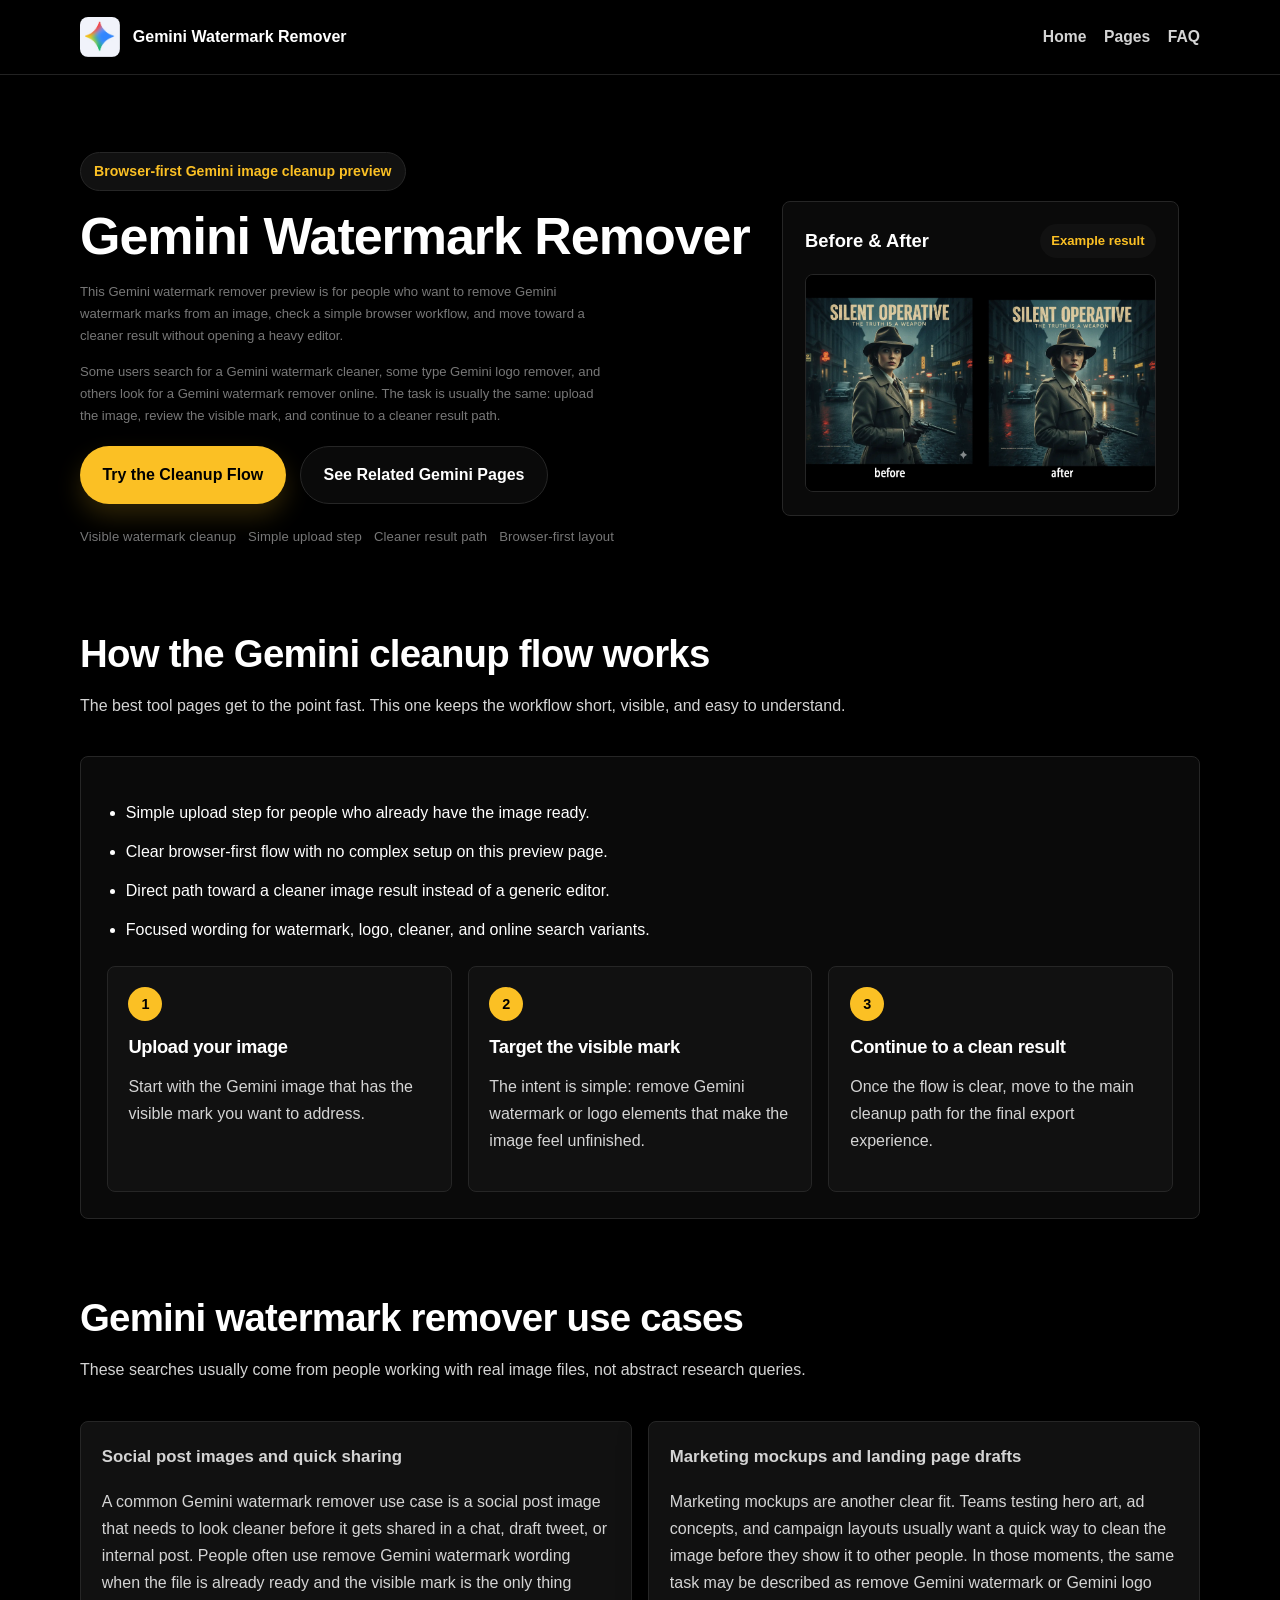
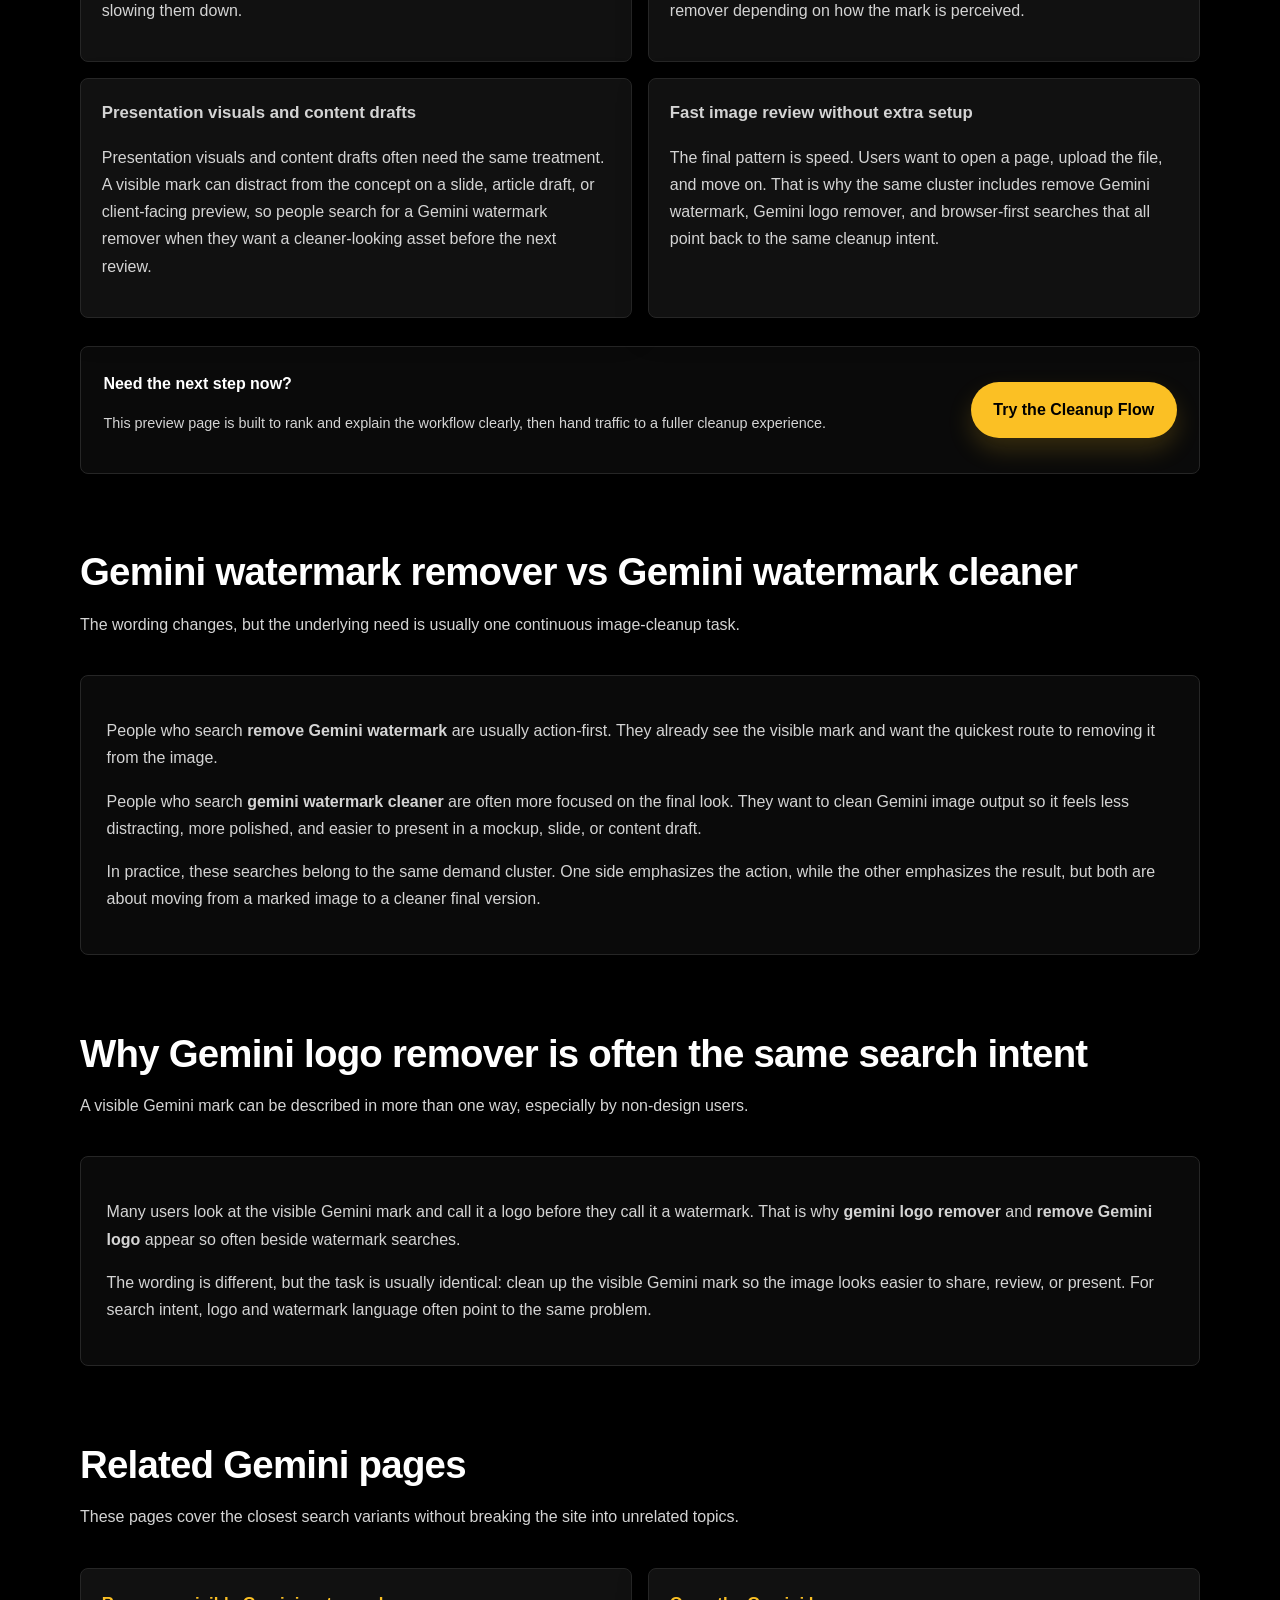
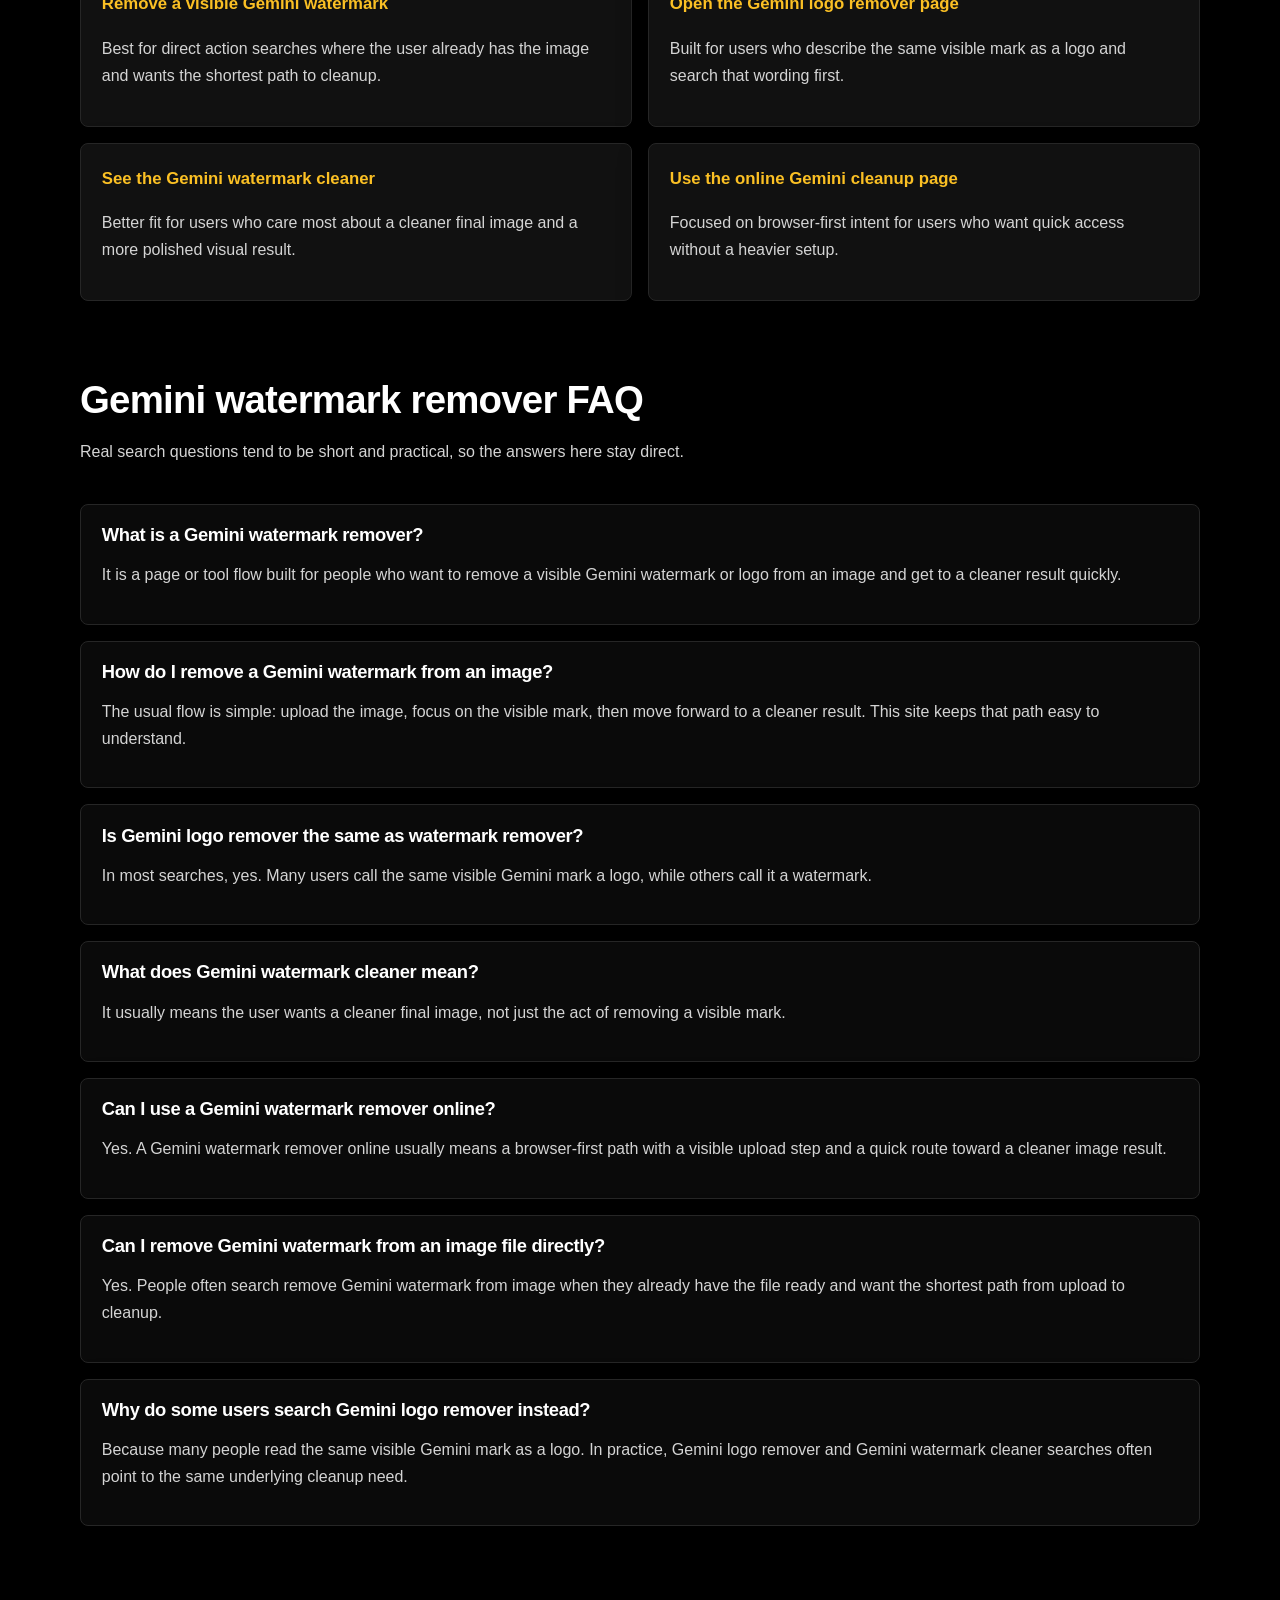
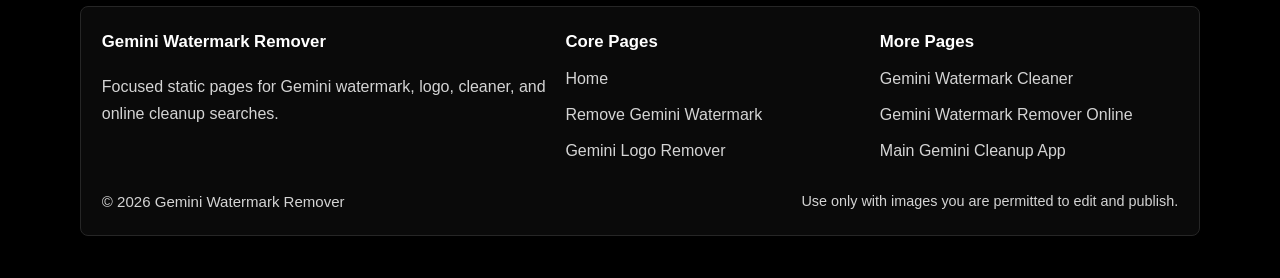
<file: index.html>
<!DOCTYPE html>
<html lang="en">
  <head>
    <meta charset="UTF-8" />
    <meta name="viewport" content="width=device-width, initial-scale=1.0" />
    <title>Gemini Watermark Remover | Remove Gemini Watermark Online</title>
    <meta
      name="description"
      content="Gemini watermark remover preview with a simple upload step, browser-first workflow, and a clear path to remove Gemini watermark from images online."
    />
    <link rel="canonical" href="https://gemini-watermarkremover.github.io/" />
    <meta name="robots" content="index,follow" />
    <meta property="og:type" content="website" />
    <meta property="og:title" content="Gemini Watermark Remover | Remove Gemini Watermark Online" />
    <meta
      property="og:description"
      content="Gemini watermark remover preview with a simple upload step, browser-first workflow, and a clear path to remove Gemini watermark from images online."
    />
    <meta property="og:url" content="https://gemini-watermarkremover.github.io/" />
    <meta name="twitter:card" content="summary_large_image" />
    <link rel="stylesheet" href="/styles.css" />
    <!-- Privacy-friendly analytics by Plausible -->
    <script async src="https://plausible.io/js/pa-hWTTC4PNjMF7g9UPN5gqH.js"></script>
    <script>
      window.plausible = window.plausible || function () { (plausible.q = plausible.q || []).push(arguments); };
      plausible.init = plausible.init || function (i) { plausible.o = i || {}; };
      plausible.init();
    </script>
  </head>
  <body>
    <header class="site-header">
      <div class="container header-inner">
        <a class="brand" href="/">
          <span class="brand-mark"><img src="/favicon.png" alt="Gemini Watermark Remover logo" /></span>
          <span>Gemini Watermark Remover</span>
        </a>
        <nav class="site-nav" aria-label="Primary">
          <a href="/">Home</a>
          <details class="menu-group">
            <summary>Pages</summary>
            <div class="menu-panel">
              <a href="/remove-gemini-watermark.html">Remove Gemini Watermark</a>
              <a href="/gemini-logo-remover.html">Gemini Logo Remover</a>
              <a href="/gemini-watermark-cleaner.html">Gemini Watermark Cleaner</a>
              <a href="/gemini-watermark-remover-online.html">Gemini Watermark Remover Online</a>
            </div>
          </details>
          <a href="#faq">FAQ</a>
        </nav>
      </div>
    </header>

    <main>
      <section class="hero">
        <div class="container hero-grid">
          <div class="hero-copy">
            <span class="eyebrow">Browser-first Gemini image cleanup preview</span>
            <h1>Gemini Watermark Remover</h1>
            <p class="hero-support-text">
              This Gemini watermark remover preview is for people who want to remove Gemini watermark marks from an image, check a simple browser workflow, and move toward a cleaner result without opening a heavy editor.
            </p>
            <p class="hero-support-text">
              Some users search for a Gemini watermark cleaner, some type Gemini logo remover, and others look for a Gemini watermark remover online. The task is usually the same: upload the image, review the visible mark, and continue to a cleaner result path.
            </p>
            <div class="hero-actions">
              <a class="button" href="https://www.aicovea.com/gemini-watermark-remover" target="_blank" rel="noopener">Try the Cleanup Flow</a>
              <a class="button-secondary" href="#related-pages">See Related Gemini Pages</a>
            </div>
            <ul class="hero-proof">
              <li>Visible watermark cleanup</li>
              <li>Simple upload step</li>
              <li>Cleaner result path</li>
              <li>Browser-first layout</li>
            </ul>
          </div>

          <aside class="tool-card" aria-label="Before and after Gemini watermark cleanup example">
            <div class="tool-card-top">
              <p class="tool-title">Before &amp; After</p>
              <span class="tool-badge">Example result</span>
            </div>
            <figure class="hero-banner">
              <img src="/assets/before-after.webp" alt="Before and after example showing a Gemini watermark cleanup result" />
            </figure>
          </aside>
        </div>
      </section>

      <section>
        <div class="container">
          <div class="section-head">
            <div>
              <h2>How the Gemini cleanup flow works</h2>
              <p class="section-intro">
                The best tool pages get to the point fast. This one keeps the workflow short, visible, and easy to understand.
              </p>
            </div>
          </div>
          <div class="section-card">
            <ul class="benefit-list">
              <li>Simple upload step for people who already have the image ready.</li>
              <li>Clear browser-first flow with no complex setup on this preview page.</li>
              <li>Direct path toward a cleaner image result instead of a generic editor.</li>
              <li>Focused wording for watermark, logo, cleaner, and online search variants.</li>
            </ul>
            <div class="steps-grid">
              <article class="step">
                <span class="step-number">1</span>
                <h3>Upload your image</h3>
                <p>
                  Start with the Gemini image that has the visible mark you want to address.
                </p>
              </article>
              <article class="step">
                <span class="step-number">2</span>
                <h3>Target the visible mark</h3>
                <p>
                  The intent is simple: remove Gemini watermark or logo elements that make the image feel unfinished.
                </p>
              </article>
              <article class="step">
                <span class="step-number">3</span>
                <h3>Continue to a clean result</h3>
                <p>
                  Once the flow is clear, move to the main cleanup path for the final export experience.
                </p>
              </article>
            </div>
          </div>
        </div>
      </section>

      <section>
        <div class="container">
          <div class="section-head">
            <div>
              <h2>Gemini watermark remover use cases</h2>
              <p class="section-intro">
                These searches usually come from people working with real image files, not abstract research queries.
              </p>
            </div>
          </div>
          <div class="case-grid">
            <article class="case-card">
              <p class="card-title">Social post images and quick sharing</p>
              <p>
                A common Gemini watermark remover use case is a social post image that needs to look cleaner before it gets shared in a chat, draft tweet, or internal post. People often use remove Gemini watermark wording when the file is already ready and the visible mark is the only thing slowing them down.
              </p>
            </article>
            <article class="case-card">
              <p class="card-title">Marketing mockups and landing page drafts</p>
              <p>
                Marketing mockups are another clear fit. Teams testing hero art, ad concepts, and campaign layouts usually want a quick way to clean the image before they show it to other people. In those moments, the same task may be described as remove Gemini watermark or Gemini logo remover depending on how the mark is perceived.
              </p>
            </article>
            <article class="case-card">
              <p class="card-title">Presentation visuals and content drafts</p>
              <p>
                Presentation visuals and content drafts often need the same treatment. A visible mark can distract from the concept on a slide, article draft, or client-facing preview, so people search for a Gemini watermark remover when they want a cleaner-looking asset before the next review.
              </p>
            </article>
            <article class="case-card">
              <p class="card-title">Fast image review without extra setup</p>
              <p>
                The final pattern is speed. Users want to open a page, upload the file, and move on. That is why the same cluster includes remove Gemini watermark, Gemini logo remover, and browser-first searches that all point back to the same cleanup intent.
              </p>
            </article>
          </div>
          <div class="cta-strip">
            <div>
              <strong>Need the next step now?</strong>
              <p class="fine-print">This preview page is built to rank and explain the workflow clearly, then hand traffic to a fuller cleanup experience.</p>
            </div>
            <a class="button" href="https://www.aicovea.com/gemini-watermark-remover" target="_blank" rel="noopener">Try the Cleanup Flow</a>
          </div>
        </div>
      </section>

      <section id="related-pages">
        <div class="container">
          <div class="section-head">
            <div>
              <h2>Gemini watermark remover vs Gemini watermark cleaner</h2>
              <p class="section-intro">
                The wording changes, but the underlying need is usually one continuous image-cleanup task.
              </p>
            </div>
          </div>
          <div class="section-card text-block">
            <p>
              People who search <strong>remove Gemini watermark</strong> are usually action-first. They already see the visible mark and want the quickest route to removing it from the image.
            </p>
            <p>
              People who search <strong>gemini watermark cleaner</strong> are often more focused on the final look. They want to clean Gemini image output so it feels less distracting, more polished, and easier to present in a mockup, slide, or content draft.
            </p>
            <p>
              In practice, these searches belong to the same demand cluster. One side emphasizes the action, while the other emphasizes the result, but both are about moving from a marked image to a cleaner final version.
            </p>
          </div>
        </div>
      </section>

      <section>
        <div class="container">
          <div class="section-head">
            <div>
              <h2>Why Gemini logo remover is often the same search intent</h2>
              <p class="section-intro">
                A visible Gemini mark can be described in more than one way, especially by non-design users.
              </p>
            </div>
          </div>
          <div class="section-card text-block">
            <p>
              Many users look at the visible Gemini mark and call it a logo before they call it a watermark. That is why <strong>gemini logo remover</strong> and <strong>remove Gemini logo</strong> appear so often beside watermark searches.
            </p>
            <p>
              The wording is different, but the task is usually identical: clean up the visible Gemini mark so the image looks easier to share, review, or present. For search intent, logo and watermark language often point to the same problem.
            </p>
          </div>
        </div>
      </section>

      <section id="related-pages">
        <div class="container">
          <div class="section-head">
            <div>
              <h2>Related Gemini pages</h2>
              <p class="section-intro">
                These pages cover the closest search variants without breaking the site into unrelated topics.
              </p>
            </div>
          </div>
          <div class="link-grid">
            <article class="mini-card">
              <p class="card-title"><a href="/remove-gemini-watermark.html">Remove a visible Gemini watermark</a></p>
              <p>
                Best for direct action searches where the user already has the image and wants the shortest path to cleanup.
              </p>
            </article>
            <article class="mini-card">
              <p class="card-title"><a href="/gemini-logo-remover.html">Open the Gemini logo remover page</a></p>
              <p>
                Built for users who describe the same visible mark as a logo and search that wording first.
              </p>
            </article>
            <article class="mini-card">
              <p class="card-title"><a href="/gemini-watermark-cleaner.html">See the Gemini watermark cleaner</a></p>
              <p>
                Better fit for users who care most about a cleaner final image and a more polished visual result.
              </p>
            </article>
            <article class="mini-card">
              <p class="card-title"><a href="/gemini-watermark-remover-online.html">Use the online Gemini cleanup page</a></p>
              <p>
                Focused on browser-first intent for users who want quick access without a heavier setup.
              </p>
            </article>
          </div>
        </div>
      </section>

      <section id="faq">
        <div class="container">
          <div class="section-head">
            <div>
              <h2>Gemini watermark remover FAQ</h2>
              <p class="section-intro">
                Real search questions tend to be short and practical, so the answers here stay direct.
              </p>
            </div>
          </div>
          <div class="faq-grid">
            <article class="faq-item">
              <h3>What is a Gemini watermark remover?</h3>
              <p>
                It is a page or tool flow built for people who want to remove a visible Gemini watermark or logo from an image and get to a cleaner result quickly.
              </p>
            </article>
            <article class="faq-item">
              <h3>How do I remove a Gemini watermark from an image?</h3>
              <p>
                The usual flow is simple: upload the image, focus on the visible mark, then move forward to a cleaner result. This site keeps that path easy to understand.
              </p>
            </article>
            <article class="faq-item">
              <h3>Is Gemini logo remover the same as watermark remover?</h3>
              <p>
                In most searches, yes. Many users call the same visible Gemini mark a logo, while others call it a watermark.
              </p>
            </article>
            <article class="faq-item">
              <h3>What does Gemini watermark cleaner mean?</h3>
              <p>
                It usually means the user wants a cleaner final image, not just the act of removing a visible mark.
              </p>
            </article>
            <article class="faq-item">
              <h3>Can I use a Gemini watermark remover online?</h3>
              <p>
                Yes. A Gemini watermark remover online usually means a browser-first path with a visible upload step and a quick route toward a cleaner image result.
              </p>
            </article>
            <article class="faq-item">
              <h3>Can I remove Gemini watermark from an image file directly?</h3>
              <p>
                Yes. People often search remove Gemini watermark from image when they already have the file ready and want the shortest path from upload to cleanup.
              </p>
            </article>
            <article class="faq-item">
              <h3>Why do some users search Gemini logo remover instead?</h3>
              <p>
                Because many people read the same visible Gemini mark as a logo. In practice, Gemini logo remover and Gemini watermark cleaner searches often point to the same underlying cleanup need.
              </p>
            </article>
          </div>
        </div>
      </section>
    </main>

    <footer class="footer">
      <div class="container">
        <div class="footer-grid">
          <div class="footer-columns">
            <div>
              <p class="footer-title">Gemini Watermark Remover</p>
              <p class="footer-copy">
                Focused static pages for Gemini watermark, logo, cleaner, and online cleanup searches.
              </p>
            </div>
            <div>
              <p class="footer-title">Core Pages</p>
              <a href="/">Home</a>
              <a href="/remove-gemini-watermark.html">Remove Gemini Watermark</a>
              <a href="/gemini-logo-remover.html">Gemini Logo Remover</a>
            </div>
            <div>
              <p class="footer-title">More Pages</p>
              <a href="/gemini-watermark-cleaner.html">Gemini Watermark Cleaner</a>
              <a href="/gemini-watermark-remover-online.html">Gemini Watermark Remover Online</a>
              <a href="https://www.aicovea.com/gemini-watermark-remover" target="_blank" rel="noopener">Main Gemini Cleanup App</a>
            </div>
          </div>
          <div class="footer-bottom">
            <span>&copy; <span data-current-year></span> Gemini Watermark Remover</span>
            <span class="fine-print">Use only with images you are permitted to edit and publish.</span>
          </div>
        </div>
      </div>
    </footer>

    <script type="application/ld+json">
      {
        "@context": "https://schema.org",
        "@graph": [
          {
            "@type": "WebSite",
            "name": "Gemini Watermark Remover",
            "url": "https://gemini-watermarkremover.github.io/"
          },
          {
            "@type": "FAQPage",
            "mainEntity": [
              {
                "@type": "Question",
                "name": "What is a Gemini watermark remover?",
                "acceptedAnswer": {
                  "@type": "Answer",
                  "text": "It is a page or tool flow built for people who want to remove a visible Gemini watermark or logo from an image and move toward a cleaner result."
                }
              },
              {
                "@type": "Question",
                "name": "How do I remove a Gemini watermark from an image?",
                "acceptedAnswer": {
                  "@type": "Answer",
                  "text": "The usual flow is to upload the image, focus on the visible mark, and continue to a cleaner result."
                }
              },
              {
                "@type": "Question",
                "name": "Is Gemini logo remover the same as watermark remover?",
                "acceptedAnswer": {
                  "@type": "Answer",
                  "text": "In most searches, yes. Many users describe the same visible Gemini mark as either a logo or a watermark."
                }
              },
              {
                "@type": "Question",
                "name": "What does Gemini watermark cleaner mean?",
                "acceptedAnswer": {
                  "@type": "Answer",
                  "text": "It usually means the user wants a cleaner final image, not only the act of removing a visible mark."
                }
              },
              {
                "@type": "Question",
                "name": "Can I use a Gemini watermark remover online?",
                "acceptedAnswer": {
                  "@type": "Answer",
                  "text": "Yes. A Gemini watermark remover online usually means a browser-first path with a visible upload step and a quick route toward a cleaner image result."
                }
              },
              {
                "@type": "Question",
                "name": "Can I remove Gemini watermark from an image file directly?",
                "acceptedAnswer": {
                  "@type": "Answer",
                  "text": "Yes. People often search remove Gemini watermark from image when they already have the file ready and want the shortest path from upload to cleanup."
                }
              },
              {
                "@type": "Question",
                "name": "Why do some users search Gemini logo remover instead?",
                "acceptedAnswer": {
                  "@type": "Answer",
                  "text": "Because many people read the same visible Gemini mark as a logo. In practice, Gemini logo remover and Gemini watermark cleaner searches often point to the same cleanup need."
                }
              }
            ]
          }
        ]
      }
    </script>
    <script src="/script.js"></script>
  </body>
</html>
</file>
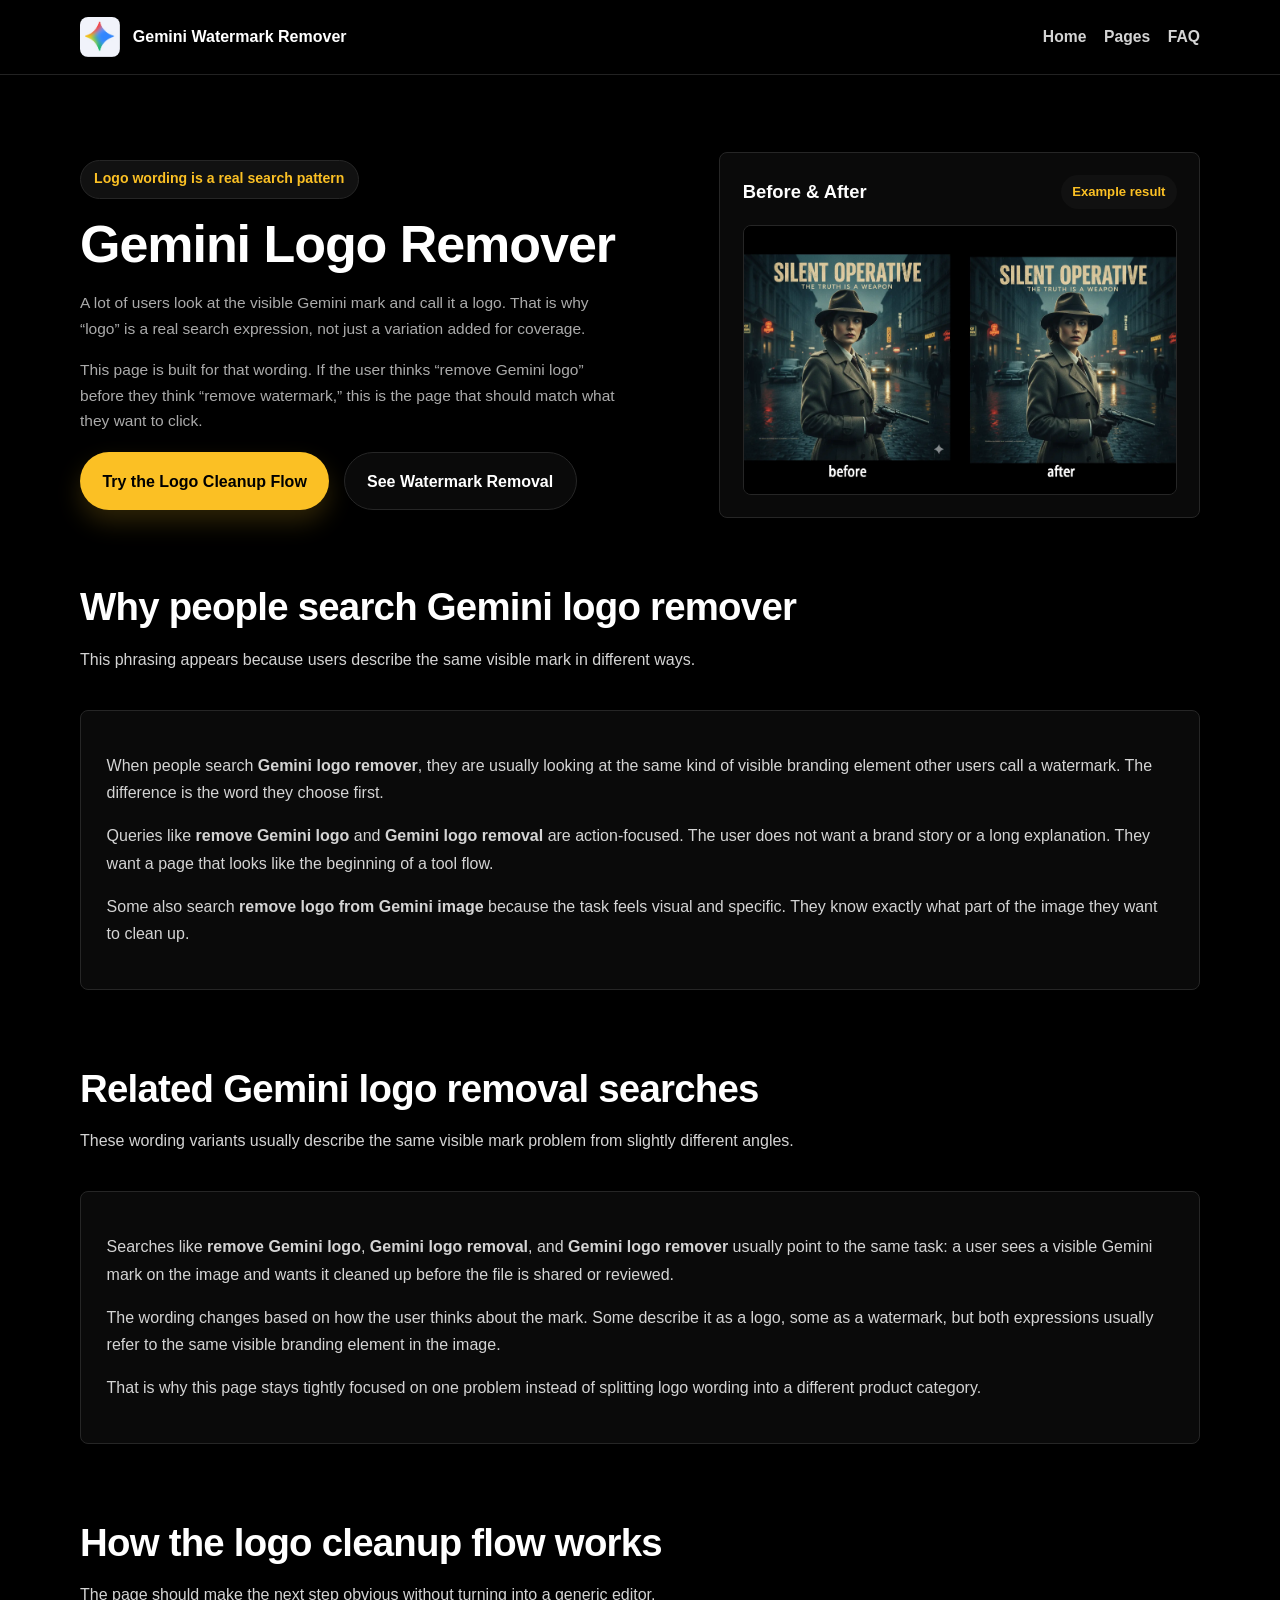
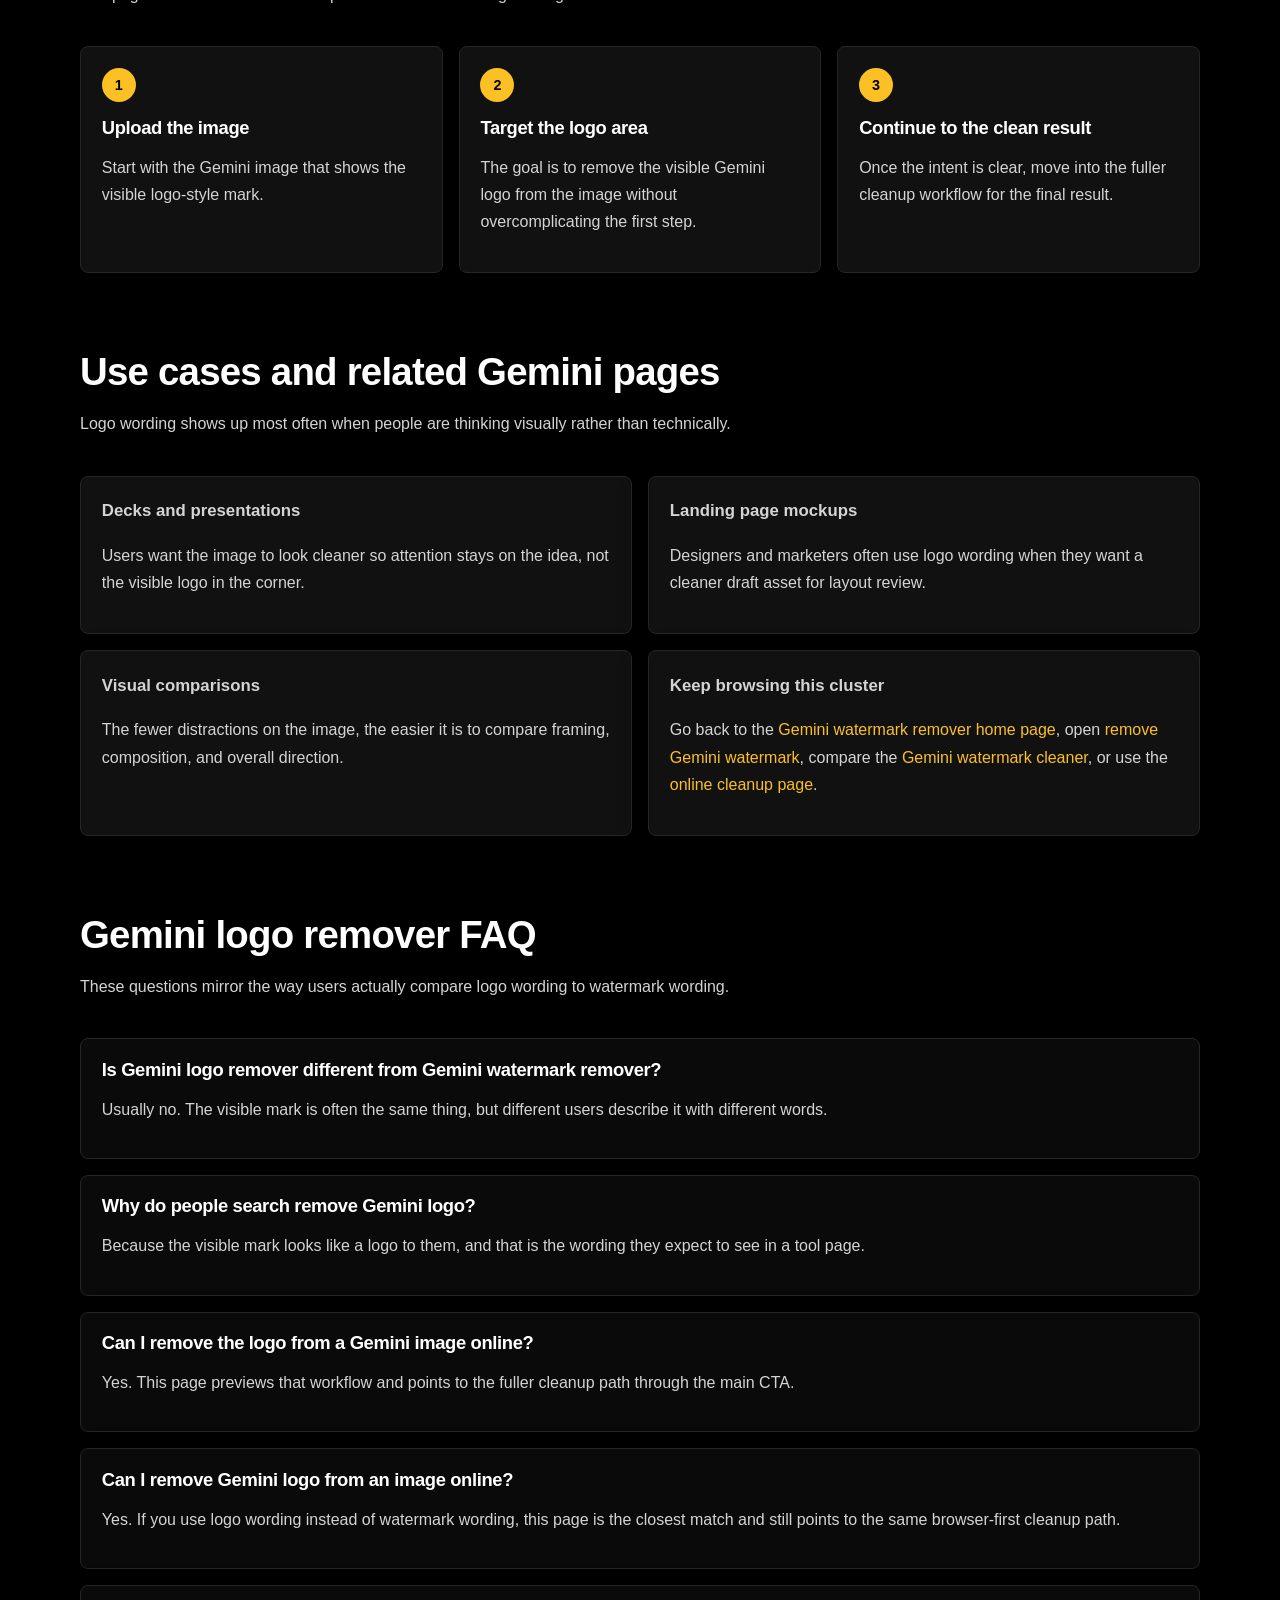
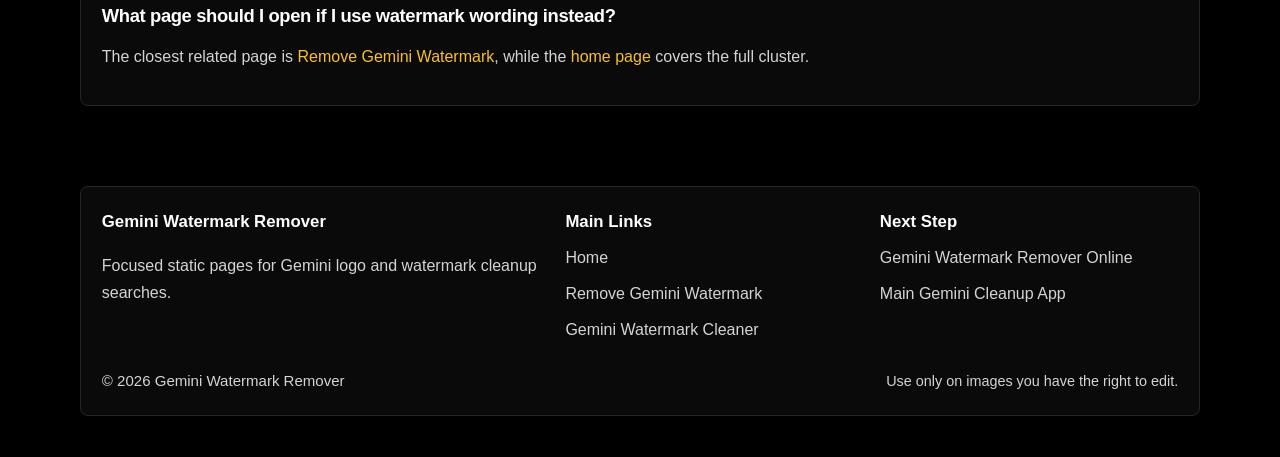
<file: gemini-logo-remover.html>
<!DOCTYPE html>
<html lang="en">
  <head>
    <meta charset="UTF-8" />
    <meta name="viewport" content="width=device-width, initial-scale=1.0" />
    <title>Gemini Logo Remover | Remove Gemini Logo Online</title>
    <meta
      name="description"
      content="Gemini logo remover page for users who call the visible mark a logo, with a simple upload preview and a clear path to cleaner image results online."
    />
    <link rel="canonical" href="https://gemini-watermarkremover.github.io/gemini-logo-remover.html" />
    <meta name="robots" content="index,follow" />
    <meta property="og:type" content="article" />
    <meta property="og:title" content="Gemini Logo Remover | Remove Gemini Logo Online" />
    <meta
      property="og:description"
      content="Gemini logo remover page for users who call the visible mark a logo, with a simple upload preview and a clear path to cleaner image results online."
    />
    <meta property="og:url" content="https://gemini-watermarkremover.github.io/gemini-logo-remover.html" />
    <meta name="twitter:card" content="summary_large_image" />
    <link rel="stylesheet" href="/styles.css" />
    <!-- Privacy-friendly analytics by Plausible -->
    <script async src="https://plausible.io/js/pa-hWTTC4PNjMF7g9UPN5gqH.js"></script>
    <script>
      window.plausible = window.plausible || function () { (plausible.q = plausible.q || []).push(arguments); };
      plausible.init = plausible.init || function (i) { plausible.o = i || {}; };
      plausible.init();
    </script>
  </head>
  <body>
    <header class="site-header">
      <div class="container header-inner">
        <a class="brand" href="/">
          <span class="brand-mark"><img src="/favicon.png" alt="Gemini Watermark Remover logo" /></span>
          <span>Gemini Watermark Remover</span>
        </a>
        <nav class="site-nav" aria-label="Primary">
          <a href="/">Home</a>
          <details class="menu-group">
            <summary>Pages</summary>
            <div class="menu-panel">
              <a href="/remove-gemini-watermark.html">Remove Gemini Watermark</a>
              <a href="/gemini-logo-remover.html">Gemini Logo Remover</a>
              <a href="/gemini-watermark-cleaner.html">Gemini Watermark Cleaner</a>
              <a href="/gemini-watermark-remover-online.html">Gemini Watermark Remover Online</a>
            </div>
          </details>
          <a href="#faq">FAQ</a>
        </nav>
      </div>
    </header>

    <main>
      <section class="hero">
        <div class="container hero-grid">
          <div class="hero-copy">
            <span class="eyebrow">Logo wording is a real search pattern</span>
            <h1>Gemini Logo Remover</h1>
            <p>
              A lot of users look at the visible Gemini mark and call it a logo. That is why “logo” is a real search expression, not just a variation added for coverage.
            </p>
            <p>
              This page is built for that wording. If the user thinks “remove Gemini logo” before they think “remove watermark,” this is the page that should match what they want to click.
            </p>
            <div class="hero-actions">
              <a class="button" href="https://www.aicovea.com/gemini-watermark-remover" target="_blank" rel="noopener">Try the Logo Cleanup Flow</a>
              <a class="button-secondary" href="/remove-gemini-watermark.html">See Watermark Removal</a>
            </div>
          </div>

          <aside class="tool-card" aria-label="Before and after Gemini watermark cleanup example">
            <div class="tool-card-top">
              <p class="tool-title">Before &amp; After</p>
              <span class="tool-badge">Example result</span>
            </div>
            <figure class="hero-banner">
              <img src="/assets/before-after.webp" alt="Before and after example showing a Gemini watermark cleanup result" />
            </figure>
          </aside>
        </div>
      </section>

      <section>
        <div class="container">
          <div class="section-head">
            <div>
              <h2>Why people search Gemini logo remover</h2>
              <p class="section-intro">
                This phrasing appears because users describe the same visible mark in different ways.
              </p>
            </div>
          </div>
          <div class="section-card text-block">
            <p>
              When people search <strong>Gemini logo remover</strong>, they are usually looking at the same kind of visible branding element other users call a watermark. The difference is the word they choose first.
            </p>
            <p>
              Queries like <strong>remove Gemini logo</strong> and <strong>Gemini logo removal</strong> are action-focused. The user does not want a brand story or a long explanation. They want a page that looks like the beginning of a tool flow.
            </p>
            <p>
              Some also search <strong>remove logo from Gemini image</strong> because the task feels visual and specific. They know exactly what part of the image they want to clean up.
            </p>
          </div>
        </div>
      </section>

      <section>
        <div class="container">
          <div class="section-head">
            <div>
              <h2>Related Gemini logo removal searches</h2>
              <p class="section-intro">
                These wording variants usually describe the same visible mark problem from slightly different angles.
              </p>
            </div>
          </div>
          <div class="section-card text-block">
            <p>
              Searches like <strong>remove Gemini logo</strong>, <strong>Gemini logo removal</strong>, and <strong>Gemini logo remover</strong> usually point to the same task: a user sees a visible Gemini mark on the image and wants it cleaned up before the file is shared or reviewed.
            </p>
            <p>
              The wording changes based on how the user thinks about the mark. Some describe it as a logo, some as a watermark, but both expressions usually refer to the same visible branding element in the image.
            </p>
            <p>
              That is why this page stays tightly focused on one problem instead of splitting logo wording into a different product category.
            </p>
          </div>
        </div>
      </section>

      <section>
        <div class="container">
          <div class="section-head">
            <div>
              <h2>How the logo cleanup flow works</h2>
              <p class="section-intro">
                The page should make the next step obvious without turning into a generic editor.
              </p>
            </div>
          </div>
          <div class="steps-grid">
            <article class="step">
              <span class="step-number">1</span>
              <h3>Upload the image</h3>
              <p>
                Start with the Gemini image that shows the visible logo-style mark.
              </p>
            </article>
            <article class="step">
              <span class="step-number">2</span>
              <h3>Target the logo area</h3>
              <p>
                The goal is to remove the visible Gemini logo from the image without overcomplicating the first step.
              </p>
            </article>
            <article class="step">
              <span class="step-number">3</span>
              <h3>Continue to the clean result</h3>
              <p>
                Once the intent is clear, move into the fuller cleanup workflow for the final result.
              </p>
            </article>
          </div>
        </div>
      </section>

      <section>
        <div class="container">
          <div class="section-head">
            <div>
              <h2>Use cases and related Gemini pages</h2>
              <p class="section-intro">
                Logo wording shows up most often when people are thinking visually rather than technically.
              </p>
            </div>
          </div>
          <div class="case-grid">
            <article class="case-card">
              <p class="card-title">Decks and presentations</p>
              <p>
                Users want the image to look cleaner so attention stays on the idea, not the visible logo in the corner.
              </p>
            </article>
            <article class="case-card">
              <p class="card-title">Landing page mockups</p>
              <p>
                Designers and marketers often use logo wording when they want a cleaner draft asset for layout review.
              </p>
            </article>
            <article class="case-card">
              <p class="card-title">Visual comparisons</p>
              <p>
                The fewer distractions on the image, the easier it is to compare framing, composition, and overall direction.
              </p>
            </article>
            <article class="case-card">
              <p class="card-title">Keep browsing this cluster</p>
              <p>
                Go back to the <a href="/">Gemini watermark remover home page</a>, open <a href="/remove-gemini-watermark.html">remove Gemini watermark</a>, compare the <a href="/gemini-watermark-cleaner.html">Gemini watermark cleaner</a>, or use the <a href="/gemini-watermark-remover-online.html">online cleanup page</a>.
              </p>
            </article>
          </div>
        </div>
      </section>

      <section id="faq">
        <div class="container">
          <div class="section-head">
            <div>
              <h2>Gemini logo remover FAQ</h2>
              <p class="section-intro">
                These questions mirror the way users actually compare logo wording to watermark wording.
              </p>
            </div>
          </div>
          <div class="faq-grid">
            <article class="faq-item">
              <h3>Is Gemini logo remover different from Gemini watermark remover?</h3>
              <p>
                Usually no. The visible mark is often the same thing, but different users describe it with different words.
              </p>
            </article>
            <article class="faq-item">
              <h3>Why do people search remove Gemini logo?</h3>
              <p>
                Because the visible mark looks like a logo to them, and that is the wording they expect to see in a tool page.
              </p>
            </article>
            <article class="faq-item">
              <h3>Can I remove the logo from a Gemini image online?</h3>
              <p>
                Yes. This page previews that workflow and points to the fuller cleanup path through the main CTA.
              </p>
            </article>
            <article class="faq-item">
              <h3>Can I remove Gemini logo from an image online?</h3>
              <p>
                Yes. If you use logo wording instead of watermark wording, this page is the closest match and still points to the same browser-first cleanup path.
              </p>
            </article>
            <article class="faq-item">
              <h3>What page should I open if I use watermark wording instead?</h3>
              <p>
                The closest related page is <a href="/remove-gemini-watermark.html">Remove Gemini Watermark</a>, while the <a href="/">home page</a> covers the full cluster.
              </p>
            </article>
          </div>
        </div>
      </section>
    </main>

    <footer class="footer">
      <div class="container">
        <div class="footer-grid">
          <div class="footer-columns">
            <div>
              <p class="footer-title">Gemini Watermark Remover</p>
              <p class="footer-copy">
                Focused static pages for Gemini logo and watermark cleanup searches.
              </p>
            </div>
            <div>
              <p class="footer-title">Main Links</p>
              <a href="/">Home</a>
              <a href="/remove-gemini-watermark.html">Remove Gemini Watermark</a>
              <a href="/gemini-watermark-cleaner.html">Gemini Watermark Cleaner</a>
            </div>
            <div>
              <p class="footer-title">Next Step</p>
              <a href="/gemini-watermark-remover-online.html">Gemini Watermark Remover Online</a>
              <a href="https://www.aicovea.com/gemini-watermark-remover" target="_blank" rel="noopener">Main Gemini Cleanup App</a>
            </div>
          </div>
          <div class="footer-bottom">
            <span>&copy; <span data-current-year></span> Gemini Watermark Remover</span>
            <span class="fine-print">Use only on images you have the right to edit.</span>
          </div>
        </div>
      </div>
    </footer>

    <script type="application/ld+json">
      {
        "@context": "https://schema.org",
        "@graph": [
          {
            "@type": "WebPage",
            "name": "Gemini Logo Remover",
            "url": "https://gemini-watermarkremover.github.io/gemini-logo-remover.html"
          },
          {
            "@type": "FAQPage",
            "mainEntity": [
              {
                "@type": "Question",
                "name": "Is Gemini logo remover different from Gemini watermark remover?",
                "acceptedAnswer": {
                  "@type": "Answer",
                  "text": "Usually no. The visible mark is often the same thing, but different users describe it with different words."
                }
              },
              {
                "@type": "Question",
                "name": "Why do people search remove Gemini logo?",
                "acceptedAnswer": {
                  "@type": "Answer",
                  "text": "Because the visible mark looks like a logo to them, and that is the wording they expect to see in a tool page."
                }
              },
              {
                "@type": "Question",
                "name": "Can I remove the logo from a Gemini image online?",
                "acceptedAnswer": {
                  "@type": "Answer",
                  "text": "Yes. This page previews that workflow and points to the fuller cleanup path through the main CTA."
                }
              },
              {
                "@type": "Question",
                "name": "Can I remove Gemini logo from an image online?",
                "acceptedAnswer": {
                  "@type": "Answer",
                  "text": "Yes. If you use logo wording instead of watermark wording, this page is the closest match and still points to the same browser-first cleanup path."
                }
              },
              {
                "@type": "Question",
                "name": "What page should I open if I use watermark wording instead?",
                "acceptedAnswer": {
                  "@type": "Answer",
                  "text": "The closest related page is Remove Gemini Watermark, while the home page covers the full topic cluster."
                }
              }
            ]
          }
        ]
      }
    </script>
    <script src="/script.js"></script>
  </body>
</html>
</file>
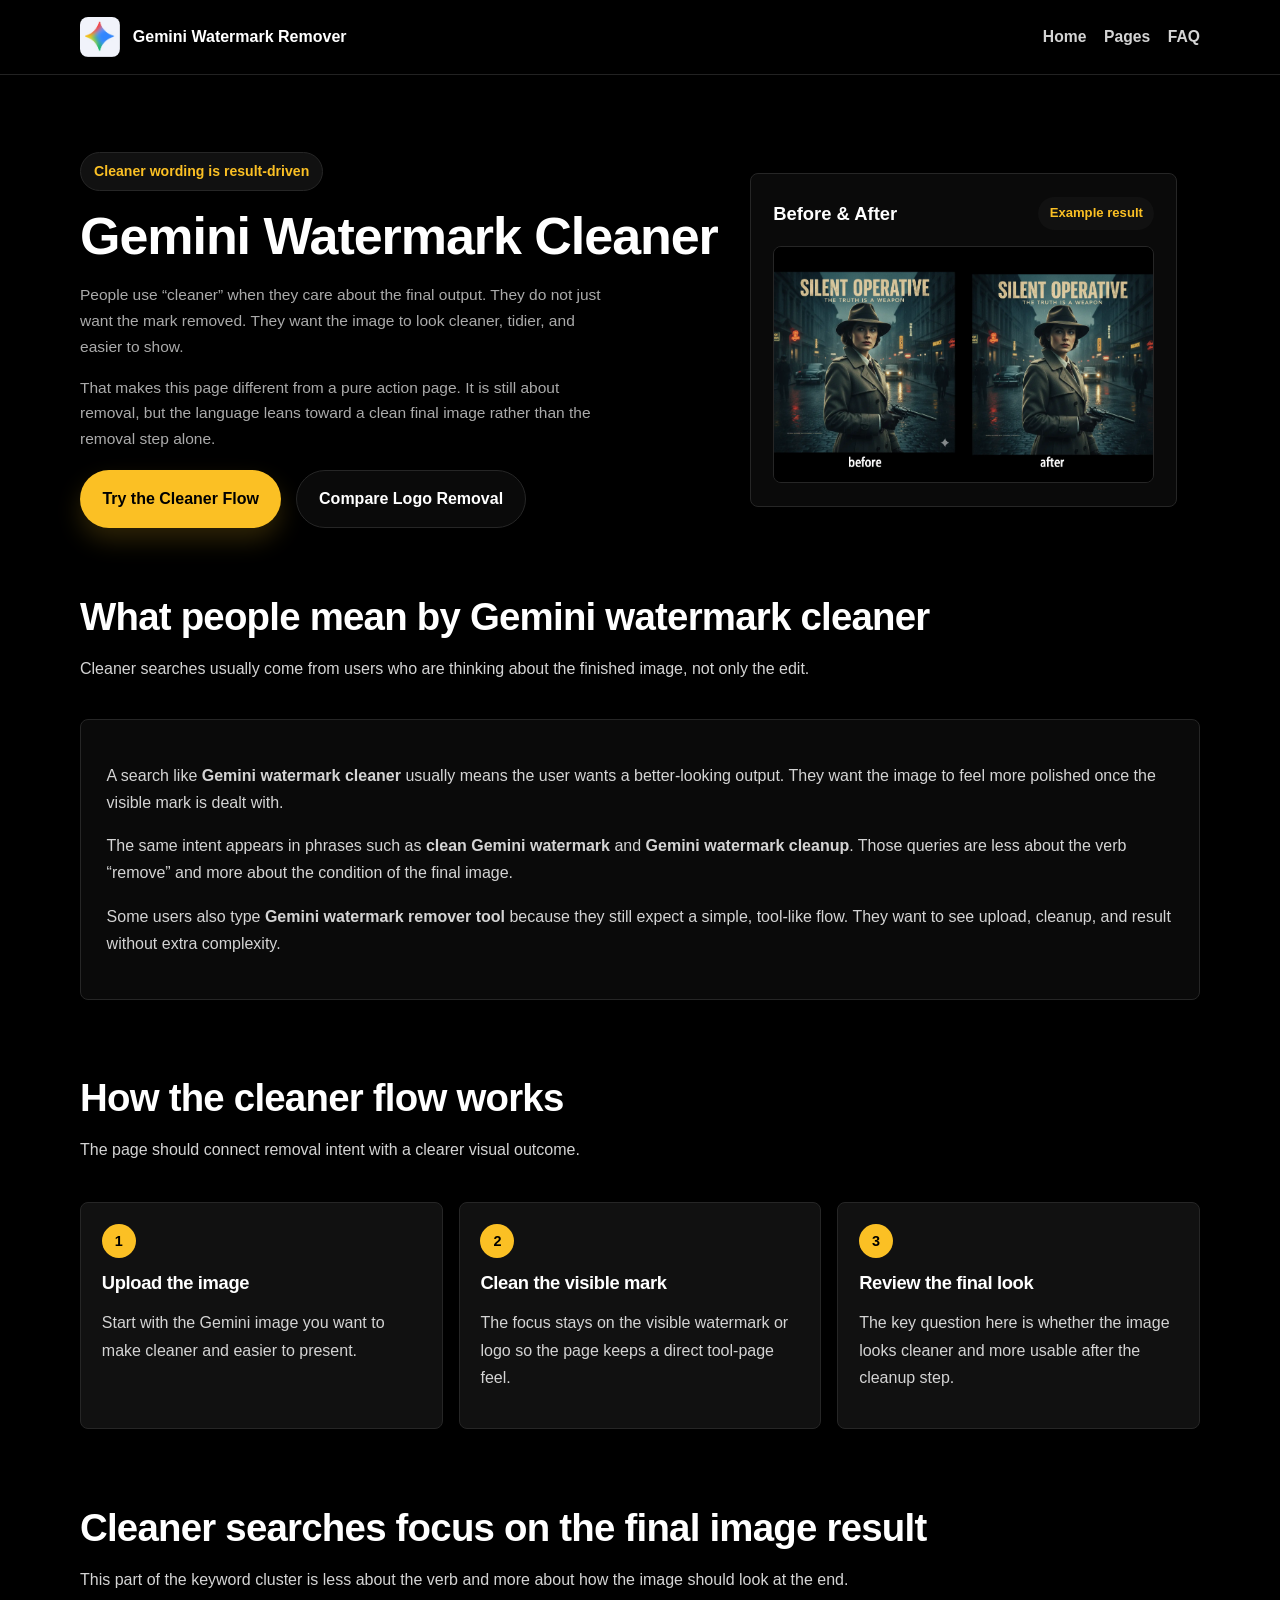
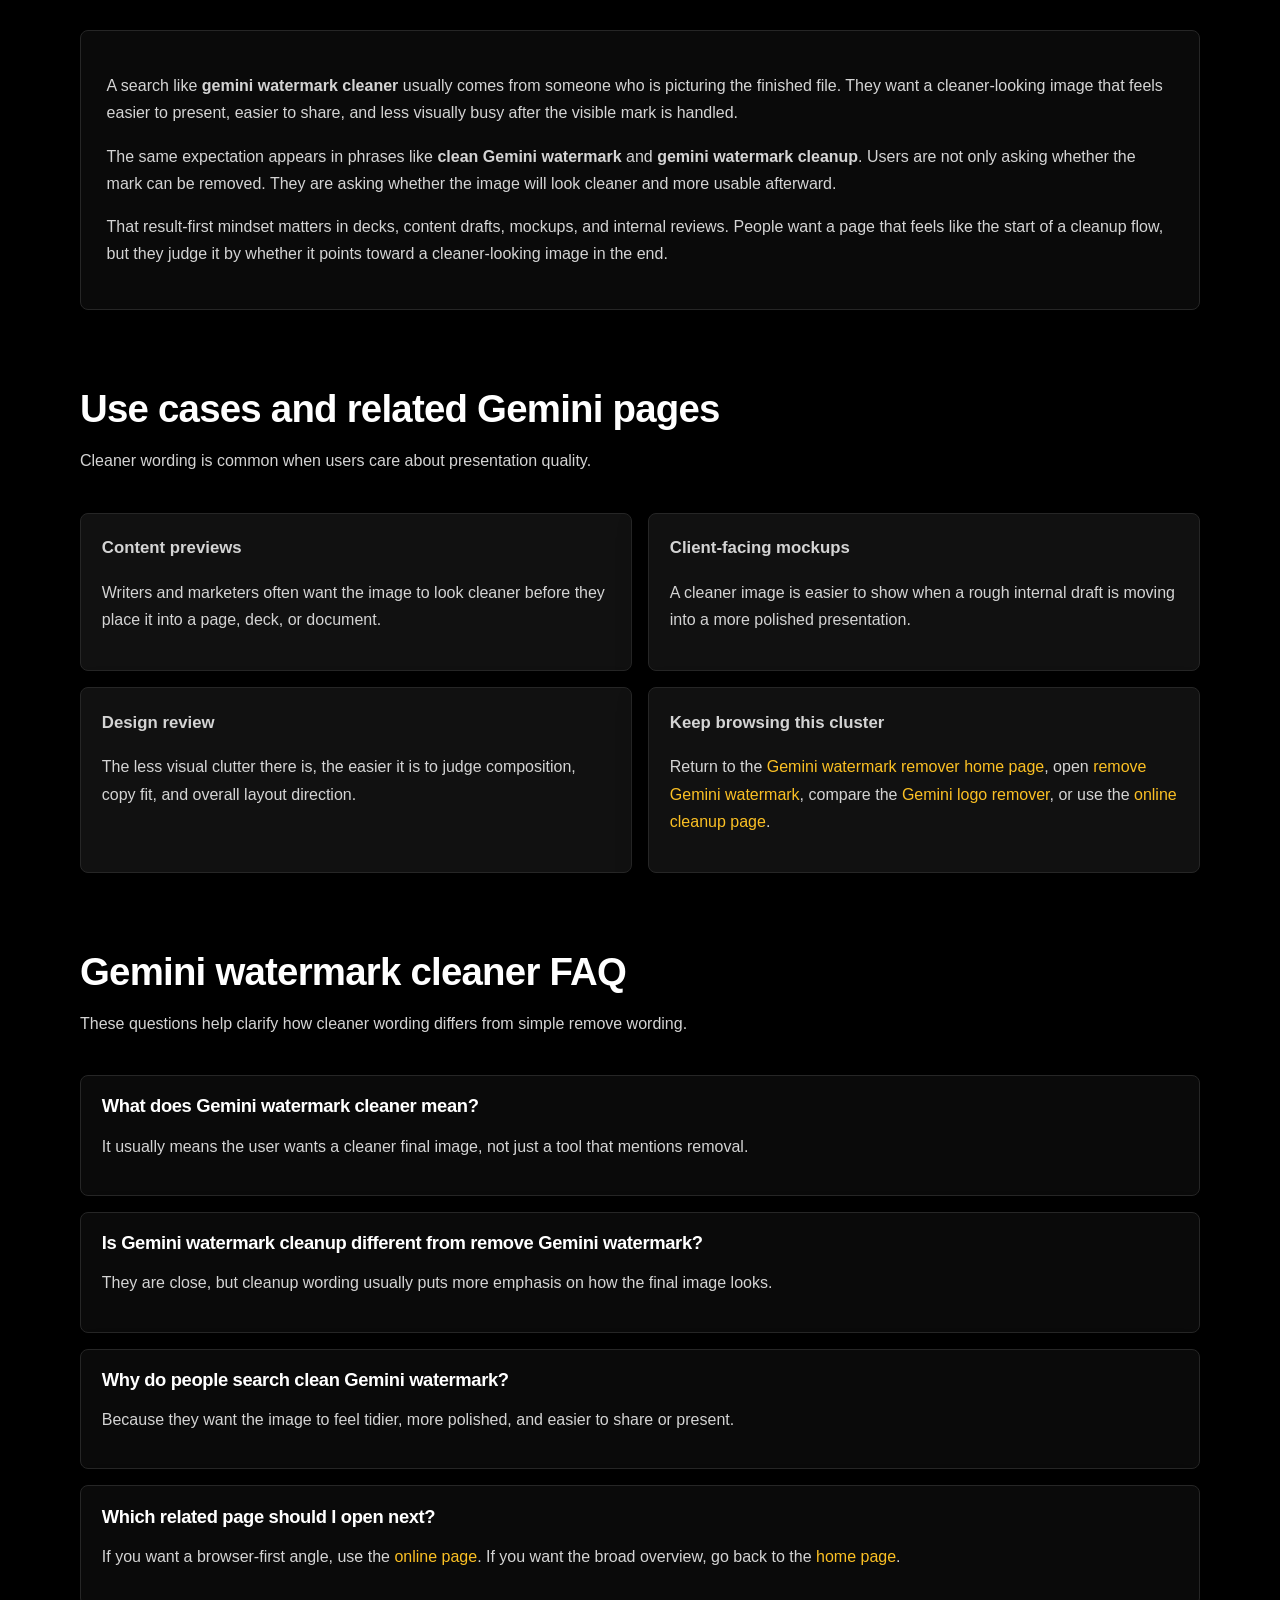
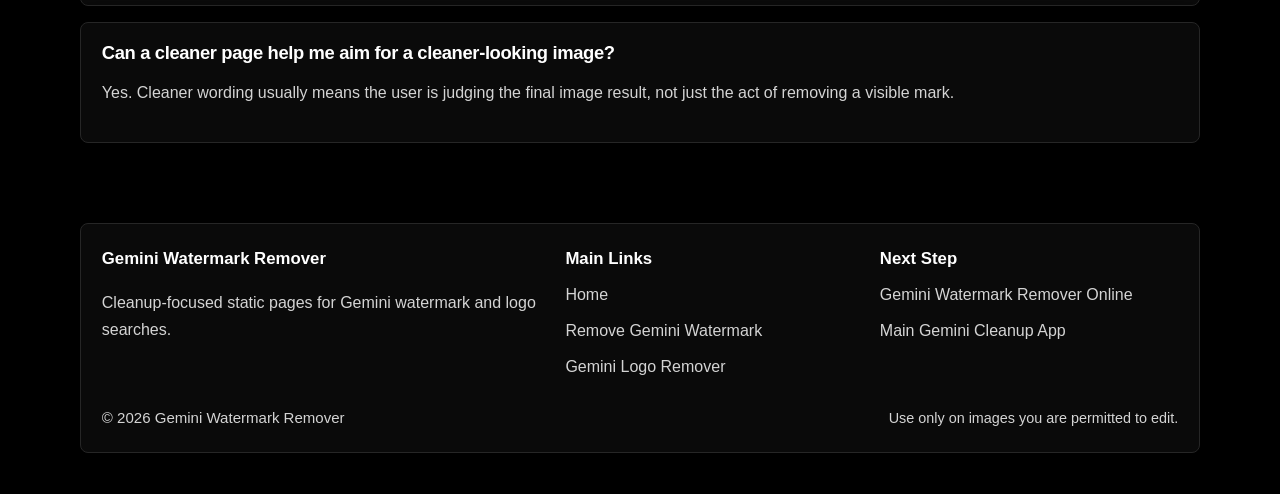
<file: gemini-watermark-cleaner.html>
<!DOCTYPE html>
<html lang="en">
  <head>
    <meta charset="UTF-8" />
    <meta name="viewport" content="width=device-width, initial-scale=1.0" />
    <title>Gemini Watermark Cleaner | Clean Gemini Images Online</title>
    <meta
      name="description"
      content="Gemini watermark cleaner page for users who want a cleaner final image, simple upload preview, and a browser-first path without complex steps."
    />
    <link rel="canonical" href="https://gemini-watermarkremover.github.io/gemini-watermark-cleaner.html" />
    <meta name="robots" content="index,follow" />
    <meta property="og:type" content="article" />
    <meta property="og:title" content="Gemini Watermark Cleaner | Clean Gemini Images Online" />
    <meta
      property="og:description"
      content="Gemini watermark cleaner page for users who want a cleaner final image, simple upload preview, and a browser-first path without complex steps."
    />
    <meta property="og:url" content="https://gemini-watermarkremover.github.io/gemini-watermark-cleaner.html" />
    <meta name="twitter:card" content="summary_large_image" />
    <link rel="stylesheet" href="/styles.css" />
    <!-- Privacy-friendly analytics by Plausible -->
    <script async src="https://plausible.io/js/pa-hWTTC4PNjMF7g9UPN5gqH.js"></script>
    <script>
      window.plausible = window.plausible || function () { (plausible.q = plausible.q || []).push(arguments); };
      plausible.init = plausible.init || function (i) { plausible.o = i || {}; };
      plausible.init();
    </script>
  </head>
  <body>
    <header class="site-header">
      <div class="container header-inner">
        <a class="brand" href="/">
          <span class="brand-mark"><img src="/favicon.png" alt="Gemini Watermark Remover logo" /></span>
          <span>Gemini Watermark Remover</span>
        </a>
        <nav class="site-nav" aria-label="Primary">
          <a href="/">Home</a>
          <details class="menu-group">
            <summary>Pages</summary>
            <div class="menu-panel">
              <a href="/remove-gemini-watermark.html">Remove Gemini Watermark</a>
              <a href="/gemini-logo-remover.html">Gemini Logo Remover</a>
              <a href="/gemini-watermark-cleaner.html">Gemini Watermark Cleaner</a>
              <a href="/gemini-watermark-remover-online.html">Gemini Watermark Remover Online</a>
            </div>
          </details>
          <a href="#faq">FAQ</a>
        </nav>
      </div>
    </header>

    <main>
      <section class="hero">
        <div class="container hero-grid">
          <div class="hero-copy">
            <span class="eyebrow">Cleaner wording is result-driven</span>
            <h1>Gemini Watermark Cleaner</h1>
            <p>
              People use “cleaner” when they care about the final output. They do not just want the mark removed. They want the image to look cleaner, tidier, and easier to show.
            </p>
            <p>
              That makes this page different from a pure action page. It is still about removal, but the language leans toward a clean final image rather than the removal step alone.
            </p>
            <div class="hero-actions">
              <a class="button" href="https://www.aicovea.com/gemini-watermark-remover" target="_blank" rel="noopener">Try the Cleaner Flow</a>
              <a class="button-secondary" href="/gemini-logo-remover.html">Compare Logo Removal</a>
            </div>
          </div>

          <aside class="tool-card" aria-label="Before and after Gemini watermark cleanup example">
            <div class="tool-card-top">
              <p class="tool-title">Before &amp; After</p>
              <span class="tool-badge">Example result</span>
            </div>
            <figure class="hero-banner">
              <img src="/assets/before-after.webp" alt="Before and after example showing a Gemini watermark cleanup result" />
            </figure>
          </aside>
        </div>
      </section>

      <section>
        <div class="container">
          <div class="section-head">
            <div>
              <h2>What people mean by Gemini watermark cleaner</h2>
              <p class="section-intro">
                Cleaner searches usually come from users who are thinking about the finished image, not only the edit.
              </p>
            </div>
          </div>
          <div class="section-card text-block">
            <p>
              A search like <strong>Gemini watermark cleaner</strong> usually means the user wants a better-looking output. They want the image to feel more polished once the visible mark is dealt with.
            </p>
            <p>
              The same intent appears in phrases such as <strong>clean Gemini watermark</strong> and <strong>Gemini watermark cleanup</strong>. Those queries are less about the verb “remove” and more about the condition of the final image.
            </p>
            <p>
              Some users also type <strong>Gemini watermark remover tool</strong> because they still expect a simple, tool-like flow. They want to see upload, cleanup, and result without extra complexity.
            </p>
          </div>
        </div>
      </section>

      <section>
        <div class="container">
          <div class="section-head">
            <div>
              <h2>How the cleaner flow works</h2>
              <p class="section-intro">
                The page should connect removal intent with a clearer visual outcome.
              </p>
            </div>
          </div>
          <div class="steps-grid">
            <article class="step">
              <span class="step-number">1</span>
              <h3>Upload the image</h3>
              <p>
                Start with the Gemini image you want to make cleaner and easier to present.
              </p>
            </article>
            <article class="step">
              <span class="step-number">2</span>
              <h3>Clean the visible mark</h3>
              <p>
                The focus stays on the visible watermark or logo so the page keeps a direct tool-page feel.
              </p>
            </article>
            <article class="step">
              <span class="step-number">3</span>
              <h3>Review the final look</h3>
              <p>
                The key question here is whether the image looks cleaner and more usable after the cleanup step.
              </p>
            </article>
          </div>
        </div>
      </section>

      <section>
        <div class="container">
          <div class="section-head">
            <div>
              <h2>Cleaner searches focus on the final image result</h2>
              <p class="section-intro">
                This part of the keyword cluster is less about the verb and more about how the image should look at the end.
              </p>
            </div>
          </div>
          <div class="section-card text-block">
            <p>
              A search like <strong>gemini watermark cleaner</strong> usually comes from someone who is picturing the finished file. They want a cleaner-looking image that feels easier to present, easier to share, and less visually busy after the visible mark is handled.
            </p>
            <p>
              The same expectation appears in phrases like <strong>clean Gemini watermark</strong> and <strong>gemini watermark cleanup</strong>. Users are not only asking whether the mark can be removed. They are asking whether the image will look cleaner and more usable afterward.
            </p>
            <p>
              That result-first mindset matters in decks, content drafts, mockups, and internal reviews. People want a page that feels like the start of a cleanup flow, but they judge it by whether it points toward a cleaner-looking image in the end.
            </p>
          </div>
        </div>
      </section>

      <section>
        <div class="container">
          <div class="section-head">
            <div>
              <h2>Use cases and related Gemini pages</h2>
              <p class="section-intro">
                Cleaner wording is common when users care about presentation quality.
              </p>
            </div>
          </div>
          <div class="case-grid">
            <article class="case-card">
              <p class="card-title">Content previews</p>
              <p>
                Writers and marketers often want the image to look cleaner before they place it into a page, deck, or document.
              </p>
            </article>
            <article class="case-card">
              <p class="card-title">Client-facing mockups</p>
              <p>
                A cleaner image is easier to show when a rough internal draft is moving into a more polished presentation.
              </p>
            </article>
            <article class="case-card">
              <p class="card-title">Design review</p>
              <p>
                The less visual clutter there is, the easier it is to judge composition, copy fit, and overall layout direction.
              </p>
            </article>
            <article class="case-card">
              <p class="card-title">Keep browsing this cluster</p>
              <p>
                Return to the <a href="/">Gemini watermark remover home page</a>, open <a href="/remove-gemini-watermark.html">remove Gemini watermark</a>, compare the <a href="/gemini-logo-remover.html">Gemini logo remover</a>, or use the <a href="/gemini-watermark-remover-online.html">online cleanup page</a>.
              </p>
            </article>
          </div>
        </div>
      </section>

      <section id="faq">
        <div class="container">
          <div class="section-head">
            <div>
              <h2>Gemini watermark cleaner FAQ</h2>
              <p class="section-intro">
                These questions help clarify how cleaner wording differs from simple remove wording.
              </p>
            </div>
          </div>
          <div class="faq-grid">
            <article class="faq-item">
              <h3>What does Gemini watermark cleaner mean?</h3>
              <p>
                It usually means the user wants a cleaner final image, not just a tool that mentions removal.
              </p>
            </article>
            <article class="faq-item">
              <h3>Is Gemini watermark cleanup different from remove Gemini watermark?</h3>
              <p>
                They are close, but cleanup wording usually puts more emphasis on how the final image looks.
              </p>
            </article>
            <article class="faq-item">
              <h3>Why do people search clean Gemini watermark?</h3>
              <p>
                Because they want the image to feel tidier, more polished, and easier to share or present.
              </p>
            </article>
            <article class="faq-item">
              <h3>Which related page should I open next?</h3>
              <p>
                If you want a browser-first angle, use the <a href="/gemini-watermark-remover-online.html">online page</a>. If you want the broad overview, go back to the <a href="/">home page</a>.
              </p>
            </article>
            <article class="faq-item">
              <h3>Can a cleaner page help me aim for a cleaner-looking image?</h3>
              <p>
                Yes. Cleaner wording usually means the user is judging the final image result, not just the act of removing a visible mark.
              </p>
            </article>
          </div>
        </div>
      </section>
    </main>

    <footer class="footer">
      <div class="container">
        <div class="footer-grid">
          <div class="footer-columns">
            <div>
              <p class="footer-title">Gemini Watermark Remover</p>
              <p class="footer-copy">
                Cleanup-focused static pages for Gemini watermark and logo searches.
              </p>
            </div>
            <div>
              <p class="footer-title">Main Links</p>
              <a href="/">Home</a>
              <a href="/remove-gemini-watermark.html">Remove Gemini Watermark</a>
              <a href="/gemini-logo-remover.html">Gemini Logo Remover</a>
            </div>
            <div>
              <p class="footer-title">Next Step</p>
              <a href="/gemini-watermark-remover-online.html">Gemini Watermark Remover Online</a>
              <a href="https://www.aicovea.com/gemini-watermark-remover" target="_blank" rel="noopener">Main Gemini Cleanup App</a>
            </div>
          </div>
          <div class="footer-bottom">
            <span>&copy; <span data-current-year></span> Gemini Watermark Remover</span>
            <span class="fine-print">Use only on images you are permitted to edit.</span>
          </div>
        </div>
      </div>
    </footer>

    <script type="application/ld+json">
      {
        "@context": "https://schema.org",
        "@graph": [
          {
            "@type": "WebPage",
            "name": "Gemini Watermark Cleaner",
            "url": "https://gemini-watermarkremover.github.io/gemini-watermark-cleaner.html"
          },
          {
            "@type": "FAQPage",
            "mainEntity": [
              {
                "@type": "Question",
                "name": "What does Gemini watermark cleaner mean?",
                "acceptedAnswer": {
                  "@type": "Answer",
                  "text": "It usually means the user wants a cleaner final image, not just a tool that mentions removal."
                }
              },
              {
                "@type": "Question",
                "name": "Is Gemini watermark cleanup different from remove Gemini watermark?",
                "acceptedAnswer": {
                  "@type": "Answer",
                  "text": "They are close, but cleanup wording usually puts more emphasis on how the final image looks."
                }
              },
              {
                "@type": "Question",
                "name": "Why do people search clean Gemini watermark?",
                "acceptedAnswer": {
                  "@type": "Answer",
                  "text": "Because they want the image to feel tidier, more polished, and easier to share or present."
                }
              },
              {
                "@type": "Question",
                "name": "Which related page should I open next?",
                "acceptedAnswer": {
                  "@type": "Answer",
                  "text": "Use the online page for browser-first access or return to the home page for the broader cluster."
                }
              },
              {
                "@type": "Question",
                "name": "Can a cleaner page help me aim for a cleaner-looking image?",
                "acceptedAnswer": {
                  "@type": "Answer",
                  "text": "Yes. Cleaner wording usually means the user is judging the final image result, not just the act of removing a visible mark."
                }
              }
            ]
          }
        ]
      }
    </script>
    <script src="/script.js"></script>
  </body>
</html>
</file>
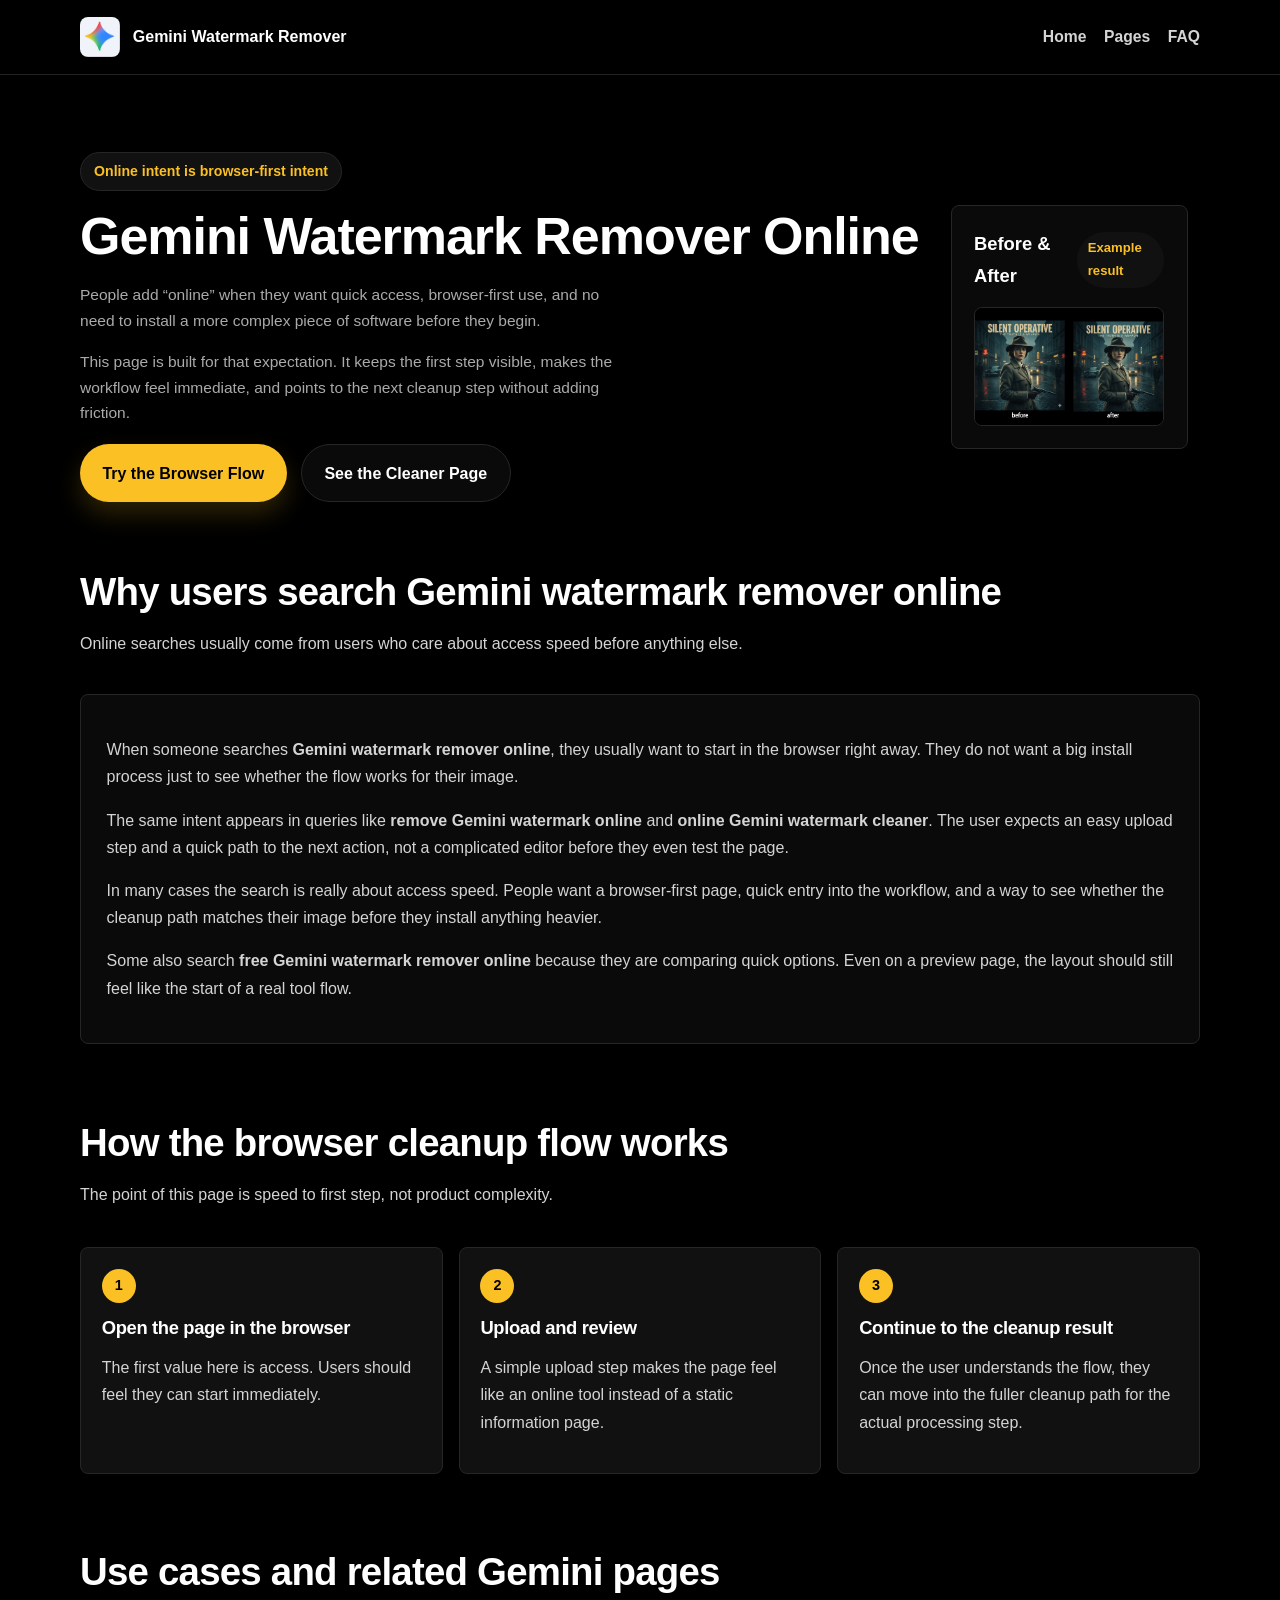
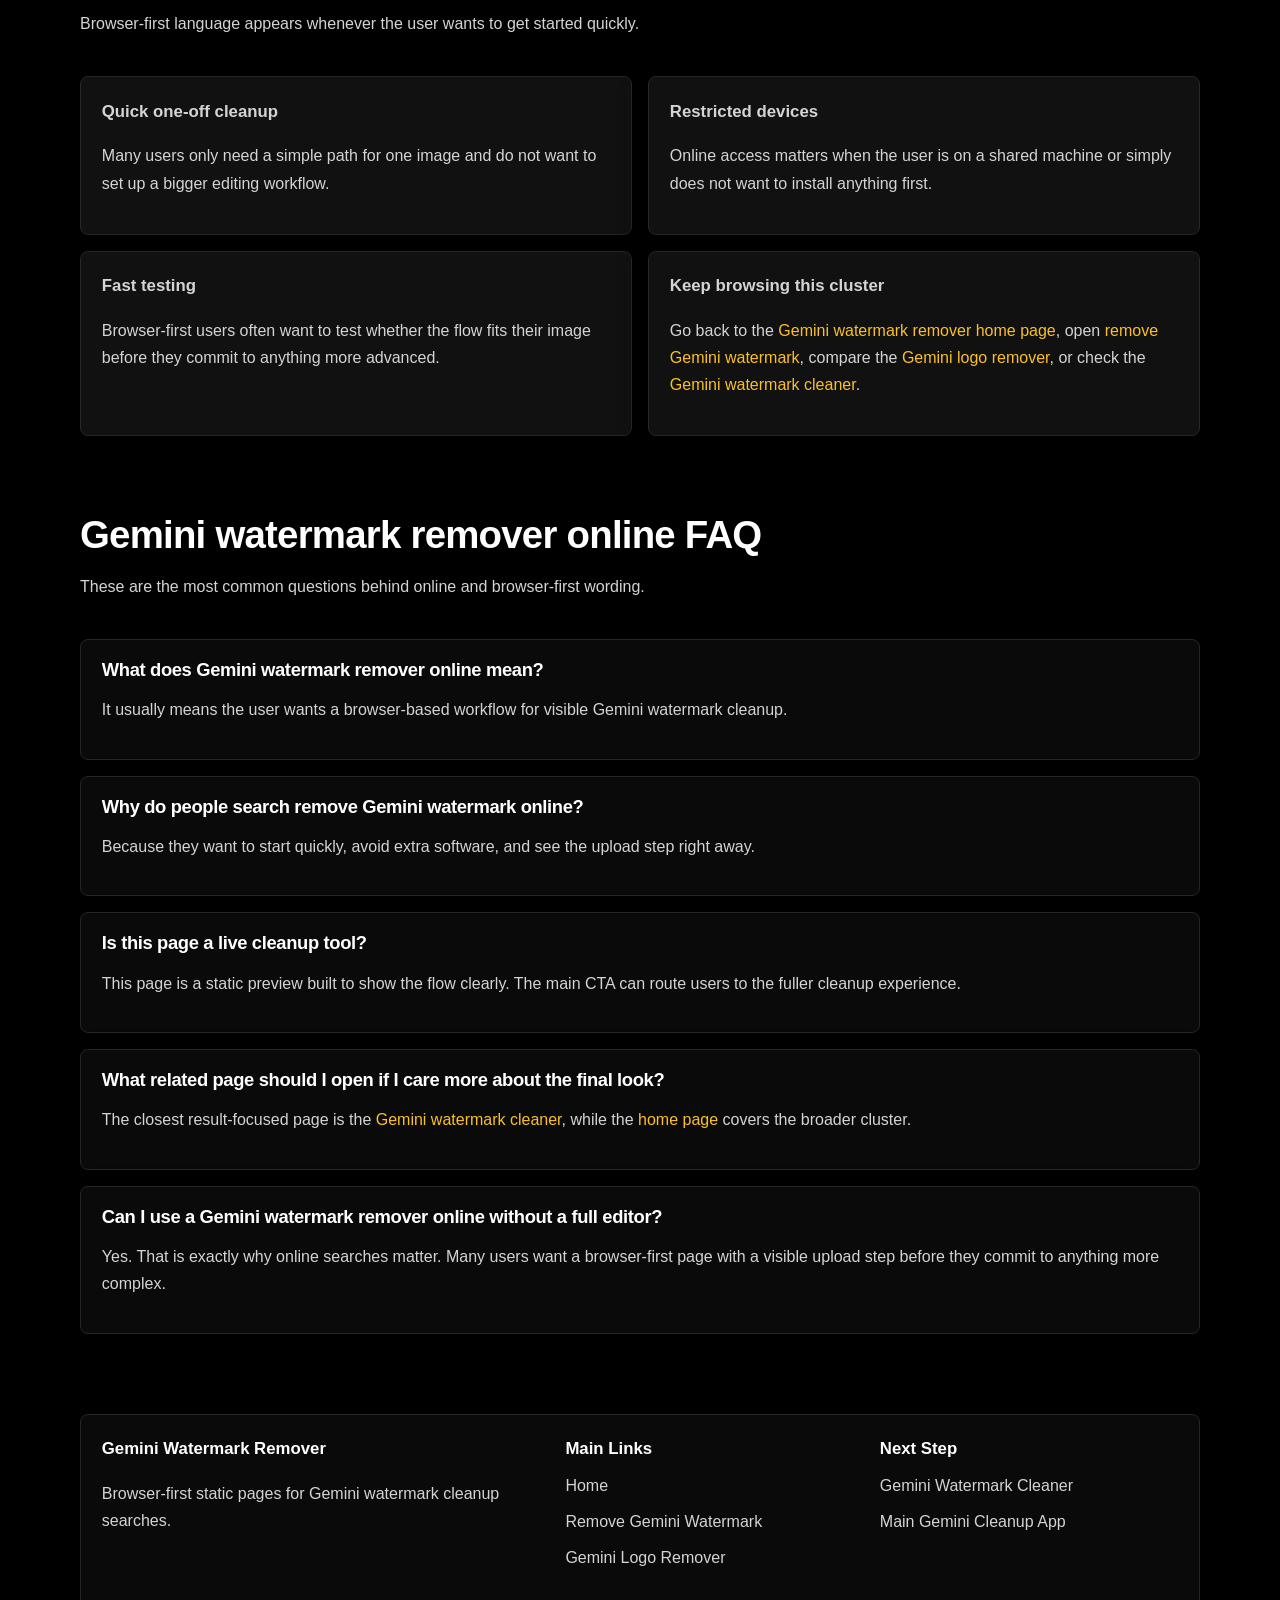
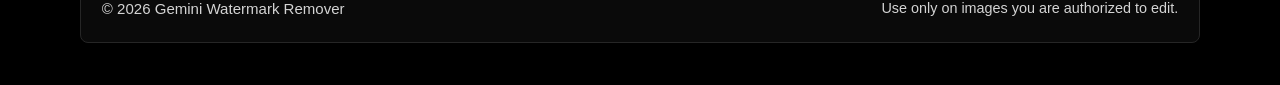
<file: gemini-watermark-remover-online.html>
<!DOCTYPE html>
<html lang="en">
  <head>
    <meta charset="UTF-8" />
    <meta name="viewport" content="width=device-width, initial-scale=1.0" />
    <title>Gemini Watermark Remover Online | Fast Browser Cleanup</title>
    <meta
      name="description"
      content="Gemini watermark remover online preview with simple upload, browser-first access, and a clear cleanup path for users who do not want complex software."
    />
    <link rel="canonical" href="https://gemini-watermarkremover.github.io/gemini-watermark-remover-online.html" />
    <meta name="robots" content="index,follow" />
    <meta property="og:type" content="article" />
    <meta property="og:title" content="Gemini Watermark Remover Online | Fast Browser Cleanup" />
    <meta
      property="og:description"
      content="Gemini watermark remover online preview with simple upload, browser-first access, and a clear cleanup path for users who do not want complex software."
    />
    <meta property="og:url" content="https://gemini-watermarkremover.github.io/gemini-watermark-remover-online.html" />
    <meta name="twitter:card" content="summary_large_image" />
    <link rel="stylesheet" href="/styles.css" />
    <!-- Privacy-friendly analytics by Plausible -->
    <script async src="https://plausible.io/js/pa-hWTTC4PNjMF7g9UPN5gqH.js"></script>
    <script>
      window.plausible = window.plausible || function () { (plausible.q = plausible.q || []).push(arguments); };
      plausible.init = plausible.init || function (i) { plausible.o = i || {}; };
      plausible.init();
    </script>
  </head>
  <body>
    <header class="site-header">
      <div class="container header-inner">
        <a class="brand" href="/">
          <span class="brand-mark"><img src="/favicon.png" alt="Gemini Watermark Remover logo" /></span>
          <span>Gemini Watermark Remover</span>
        </a>
        <nav class="site-nav" aria-label="Primary">
          <a href="/">Home</a>
          <details class="menu-group">
            <summary>Pages</summary>
            <div class="menu-panel">
              <a href="/remove-gemini-watermark.html">Remove Gemini Watermark</a>
              <a href="/gemini-logo-remover.html">Gemini Logo Remover</a>
              <a href="/gemini-watermark-cleaner.html">Gemini Watermark Cleaner</a>
              <a href="/gemini-watermark-remover-online.html">Gemini Watermark Remover Online</a>
            </div>
          </details>
          <a href="#faq">FAQ</a>
        </nav>
      </div>
    </header>

    <main>
      <section class="hero">
        <div class="container hero-grid">
          <div class="hero-copy">
            <span class="eyebrow">Online intent is browser-first intent</span>
            <h1>Gemini Watermark Remover Online</h1>
            <p>
              People add “online” when they want quick access, browser-first use, and no need to install a more complex piece of software before they begin.
            </p>
            <p>
              This page is built for that expectation. It keeps the first step visible, makes the workflow feel immediate, and points to the next cleanup step without adding friction.
            </p>
            <div class="hero-actions">
              <a class="button" href="https://www.aicovea.com/gemini-watermark-remover" target="_blank" rel="noopener">Try the Browser Flow</a>
              <a class="button-secondary" href="/gemini-watermark-cleaner.html">See the Cleaner Page</a>
            </div>
          </div>

          <aside class="tool-card" aria-label="Before and after Gemini watermark cleanup example">
            <div class="tool-card-top">
              <p class="tool-title">Before &amp; After</p>
              <span class="tool-badge">Example result</span>
            </div>
            <figure class="hero-banner">
              <img src="/assets/before-after.webp" alt="Before and after example showing a Gemini watermark cleanup result" />
            </figure>
          </aside>
        </div>
      </section>

      <section>
        <div class="container">
          <div class="section-head">
            <div>
              <h2>Why users search Gemini watermark remover online</h2>
              <p class="section-intro">
                Online searches usually come from users who care about access speed before anything else.
              </p>
            </div>
          </div>
          <div class="section-card text-block">
            <p>
              When someone searches <strong>Gemini watermark remover online</strong>, they usually want to start in the browser right away. They do not want a big install process just to see whether the flow works for their image.
            </p>
            <p>
              The same intent appears in queries like <strong>remove Gemini watermark online</strong> and <strong>online Gemini watermark cleaner</strong>. The user expects an easy upload step and a quick path to the next action, not a complicated editor before they even test the page.
            </p>
            <p>
              In many cases the search is really about access speed. People want a browser-first page, quick entry into the workflow, and a way to see whether the cleanup path matches their image before they install anything heavier.
            </p>
            <p>
              Some also search <strong>free Gemini watermark remover online</strong> because they are comparing quick options. Even on a preview page, the layout should still feel like the start of a real tool flow.
            </p>
          </div>
        </div>
      </section>

      <section>
        <div class="container">
          <div class="section-head">
            <div>
              <h2>How the browser cleanup flow works</h2>
              <p class="section-intro">
                The point of this page is speed to first step, not product complexity.
              </p>
            </div>
          </div>
          <div class="steps-grid">
            <article class="step">
              <span class="step-number">1</span>
              <h3>Open the page in the browser</h3>
              <p>
                The first value here is access. Users should feel they can start immediately.
              </p>
            </article>
            <article class="step">
              <span class="step-number">2</span>
              <h3>Upload and review</h3>
              <p>
                A simple upload step makes the page feel like an online tool instead of a static information page.
              </p>
            </article>
            <article class="step">
              <span class="step-number">3</span>
              <h3>Continue to the cleanup result</h3>
              <p>
                Once the user understands the flow, they can move into the fuller cleanup path for the actual processing step.
              </p>
            </article>
          </div>
        </div>
      </section>

      <section>
        <div class="container">
          <div class="section-head">
            <div>
              <h2>Use cases and related Gemini pages</h2>
              <p class="section-intro">
                Browser-first language appears whenever the user wants to get started quickly.
              </p>
            </div>
          </div>
          <div class="case-grid">
            <article class="case-card">
              <p class="card-title">Quick one-off cleanup</p>
              <p>
                Many users only need a simple path for one image and do not want to set up a bigger editing workflow.
              </p>
            </article>
            <article class="case-card">
              <p class="card-title">Restricted devices</p>
              <p>
                Online access matters when the user is on a shared machine or simply does not want to install anything first.
              </p>
            </article>
            <article class="case-card">
              <p class="card-title">Fast testing</p>
              <p>
                Browser-first users often want to test whether the flow fits their image before they commit to anything more advanced.
              </p>
            </article>
            <article class="case-card">
              <p class="card-title">Keep browsing this cluster</p>
              <p>
                Go back to the <a href="/">Gemini watermark remover home page</a>, open <a href="/remove-gemini-watermark.html">remove Gemini watermark</a>, compare the <a href="/gemini-logo-remover.html">Gemini logo remover</a>, or check the <a href="/gemini-watermark-cleaner.html">Gemini watermark cleaner</a>.
              </p>
            </article>
          </div>
        </div>
      </section>

      <section id="faq">
        <div class="container">
          <div class="section-head">
            <div>
              <h2>Gemini watermark remover online FAQ</h2>
              <p class="section-intro">
                These are the most common questions behind online and browser-first wording.
              </p>
            </div>
          </div>
          <div class="faq-grid">
            <article class="faq-item">
              <h3>What does Gemini watermark remover online mean?</h3>
              <p>
                It usually means the user wants a browser-based workflow for visible Gemini watermark cleanup.
              </p>
            </article>
            <article class="faq-item">
              <h3>Why do people search remove Gemini watermark online?</h3>
              <p>
                Because they want to start quickly, avoid extra software, and see the upload step right away.
              </p>
            </article>
            <article class="faq-item">
              <h3>Is this page a live cleanup tool?</h3>
              <p>
                This page is a static preview built to show the flow clearly. The main CTA can route users to the fuller cleanup experience.
              </p>
            </article>
            <article class="faq-item">
              <h3>What related page should I open if I care more about the final look?</h3>
              <p>
                The closest result-focused page is the <a href="/gemini-watermark-cleaner.html">Gemini watermark cleaner</a>, while the <a href="/">home page</a> covers the broader cluster.
              </p>
            </article>
            <article class="faq-item">
              <h3>Can I use a Gemini watermark remover online without a full editor?</h3>
              <p>
                Yes. That is exactly why online searches matter. Many users want a browser-first page with a visible upload step before they commit to anything more complex.
              </p>
            </article>
          </div>
        </div>
      </section>
    </main>

    <footer class="footer">
      <div class="container">
        <div class="footer-grid">
          <div class="footer-columns">
            <div>
              <p class="footer-title">Gemini Watermark Remover</p>
              <p class="footer-copy">
                Browser-first static pages for Gemini watermark cleanup searches.
              </p>
            </div>
            <div>
              <p class="footer-title">Main Links</p>
              <a href="/">Home</a>
              <a href="/remove-gemini-watermark.html">Remove Gemini Watermark</a>
              <a href="/gemini-logo-remover.html">Gemini Logo Remover</a>
            </div>
            <div>
              <p class="footer-title">Next Step</p>
              <a href="/gemini-watermark-cleaner.html">Gemini Watermark Cleaner</a>
              <a href="https://www.aicovea.com/gemini-watermark-remover" target="_blank" rel="noopener">Main Gemini Cleanup App</a>
            </div>
          </div>
          <div class="footer-bottom">
            <span>&copy; <span data-current-year></span> Gemini Watermark Remover</span>
            <span class="fine-print">Use only on images you are authorized to edit.</span>
          </div>
        </div>
      </div>
    </footer>

    <script type="application/ld+json">
      {
        "@context": "https://schema.org",
        "@graph": [
          {
            "@type": "WebPage",
            "name": "Gemini Watermark Remover Online",
            "url": "https://gemini-watermarkremover.github.io/gemini-watermark-remover-online.html"
          },
          {
            "@type": "FAQPage",
            "mainEntity": [
              {
                "@type": "Question",
                "name": "What does Gemini watermark remover online mean?",
                "acceptedAnswer": {
                  "@type": "Answer",
                  "text": "It usually means the user wants a browser-based workflow for visible Gemini watermark cleanup."
                }
              },
              {
                "@type": "Question",
                "name": "Why do people search remove Gemini watermark online?",
                "acceptedAnswer": {
                  "@type": "Answer",
                  "text": "Because they want to start quickly, avoid extra software, and see the upload step right away."
                }
              },
              {
                "@type": "Question",
                "name": "Is this page a live cleanup tool?",
                "acceptedAnswer": {
                  "@type": "Answer",
                  "text": "This page is a static preview built to show the flow clearly. The main CTA can route users to the fuller cleanup experience."
                }
              },
              {
                "@type": "Question",
                "name": "What related page should I open if I care more about the final look?",
                "acceptedAnswer": {
                  "@type": "Answer",
                  "text": "The closest result-focused page is Gemini Watermark Cleaner, while the home page covers the broader cluster."
                }
              },
              {
                "@type": "Question",
                "name": "Can I use a Gemini watermark remover online without a full editor?",
                "acceptedAnswer": {
                  "@type": "Answer",
                  "text": "Yes. Many users want a browser-first page with a visible upload step before they commit to anything more complex."
                }
              }
            ]
          }
        ]
      }
    </script>
    <script src="/script.js"></script>
  </body>
</html>
</file>
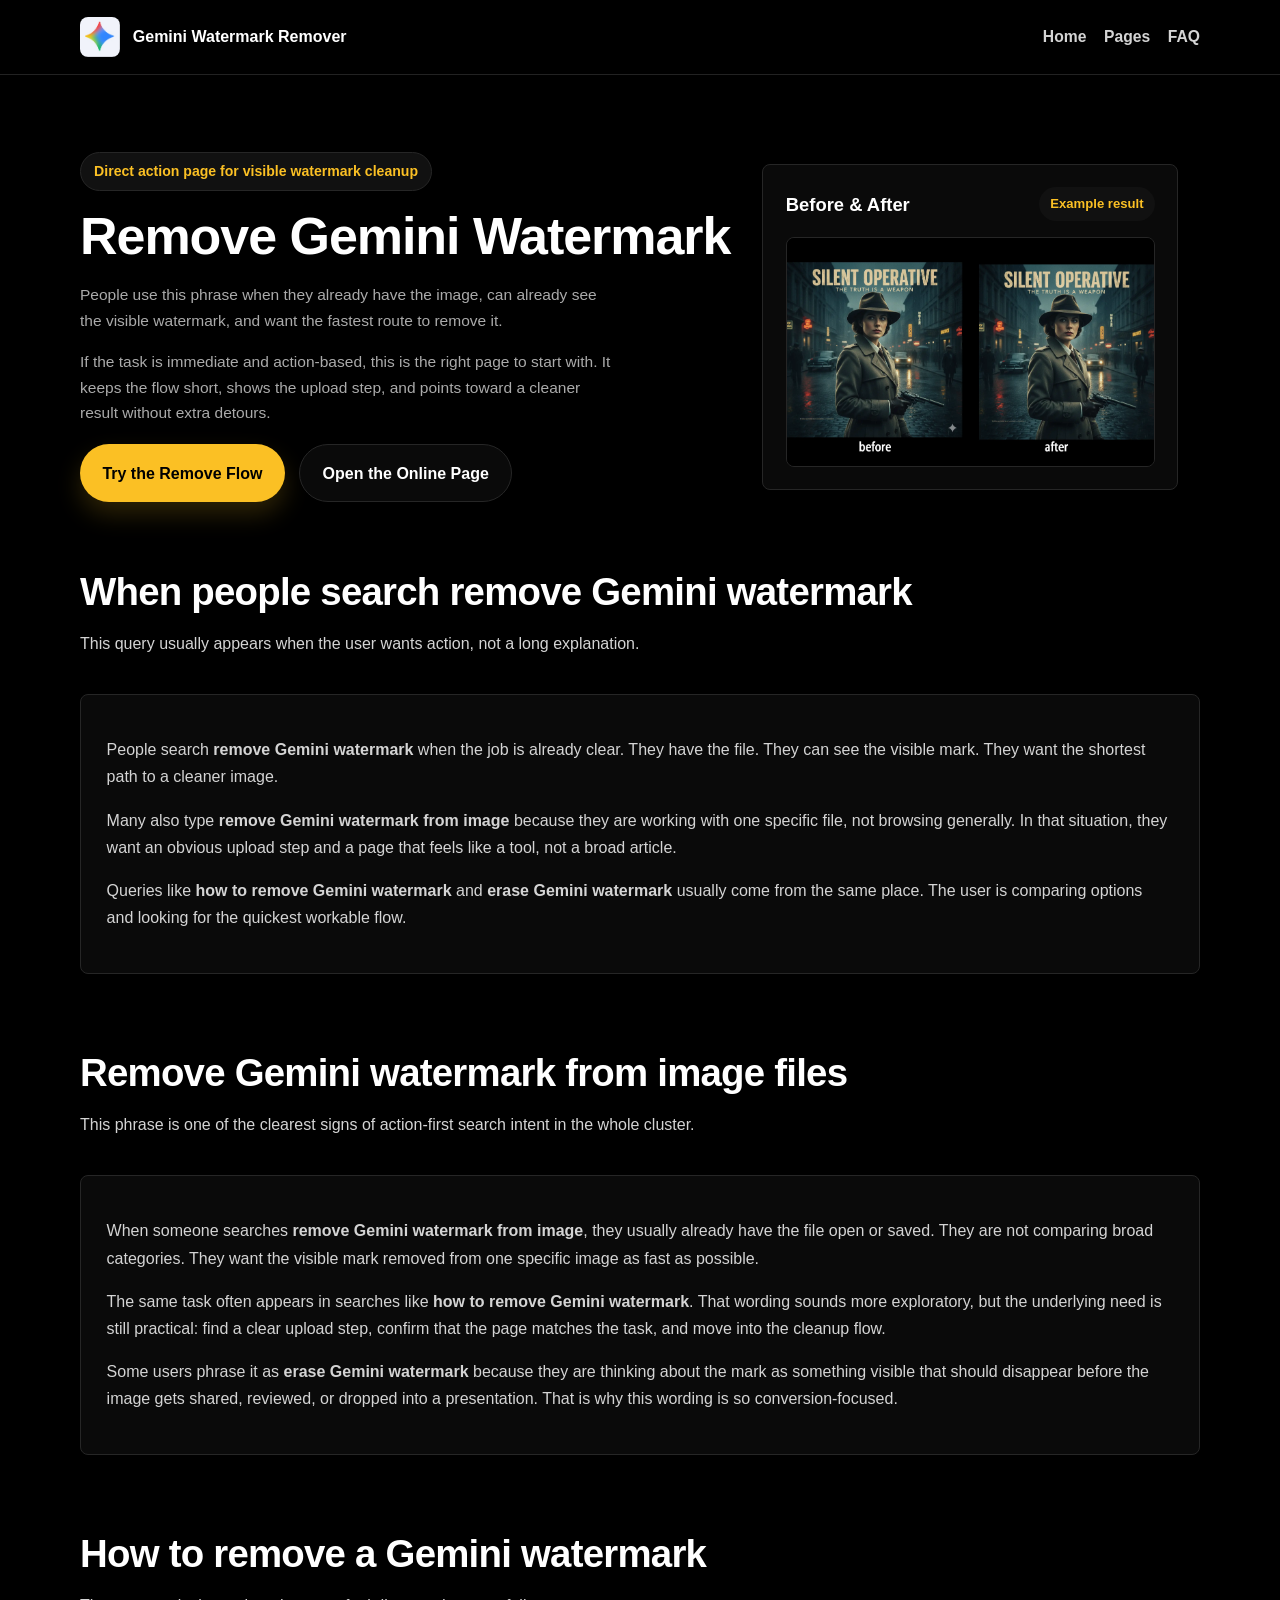
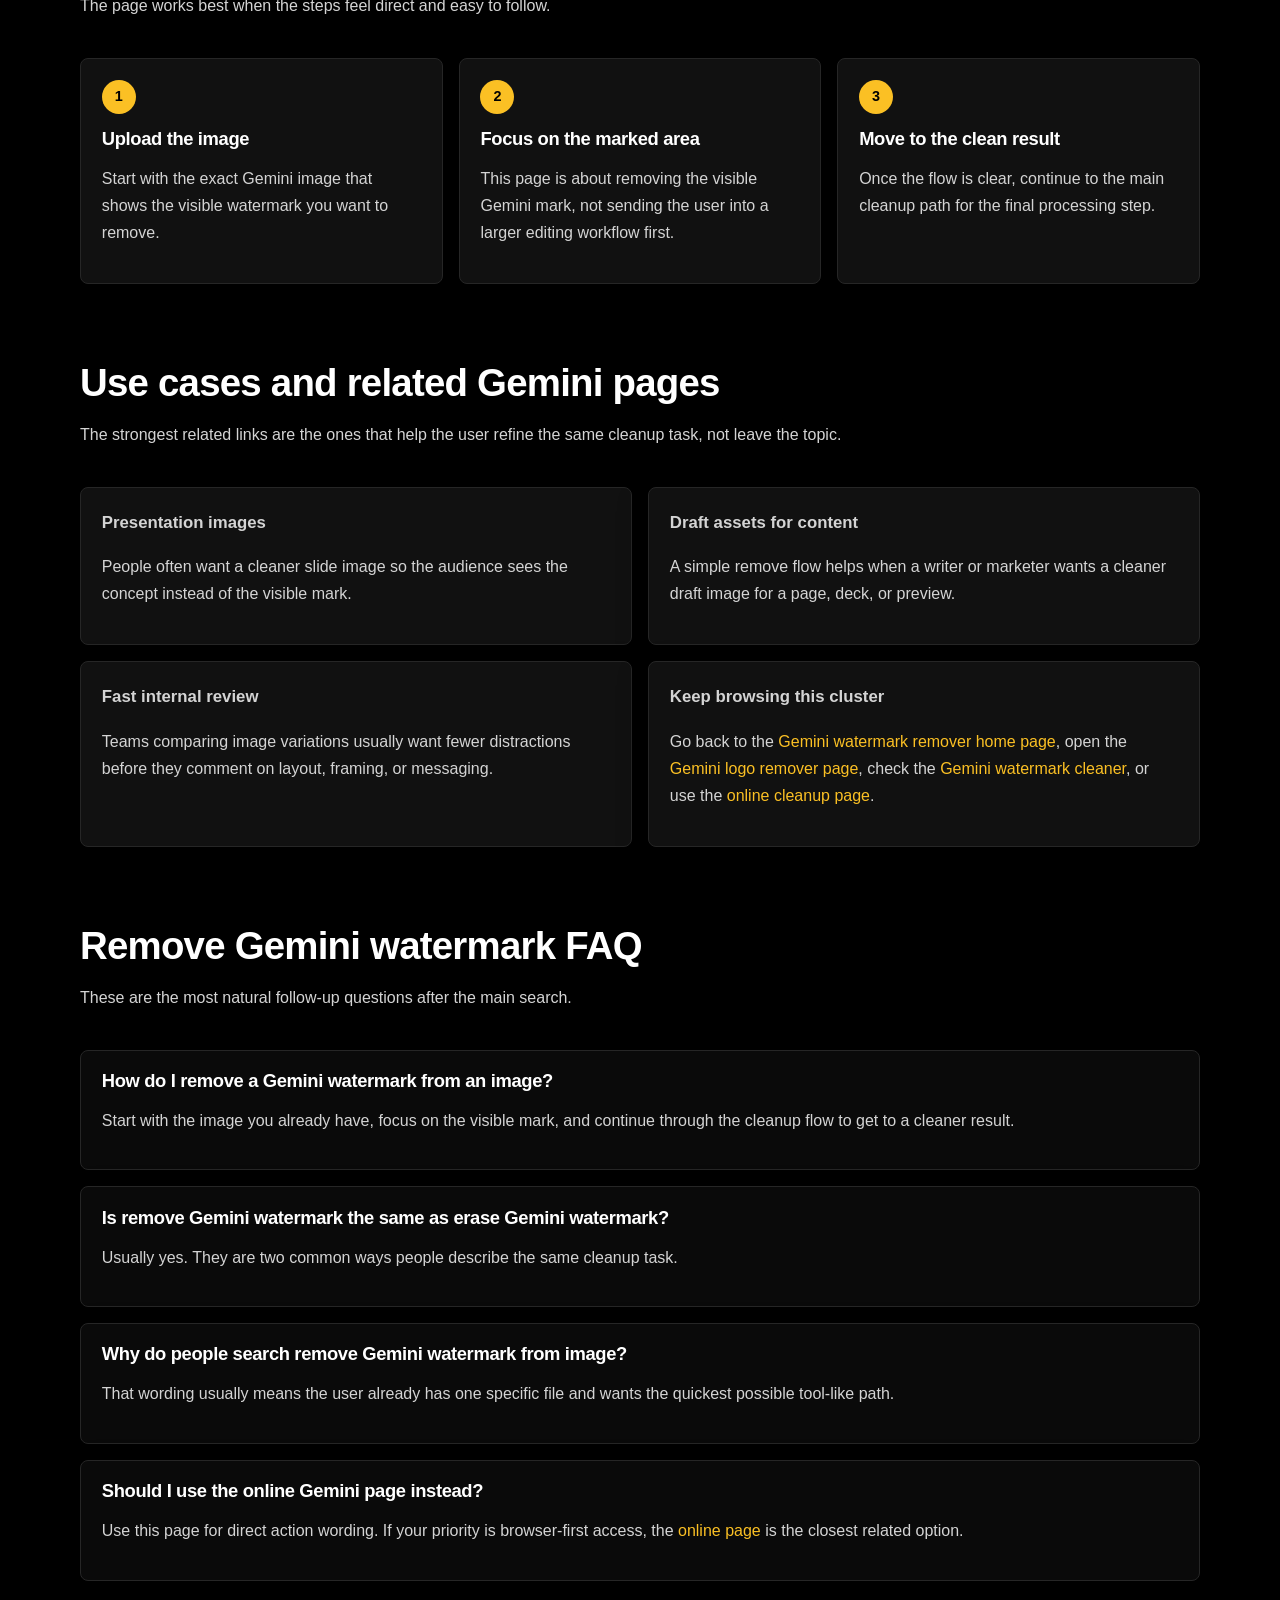
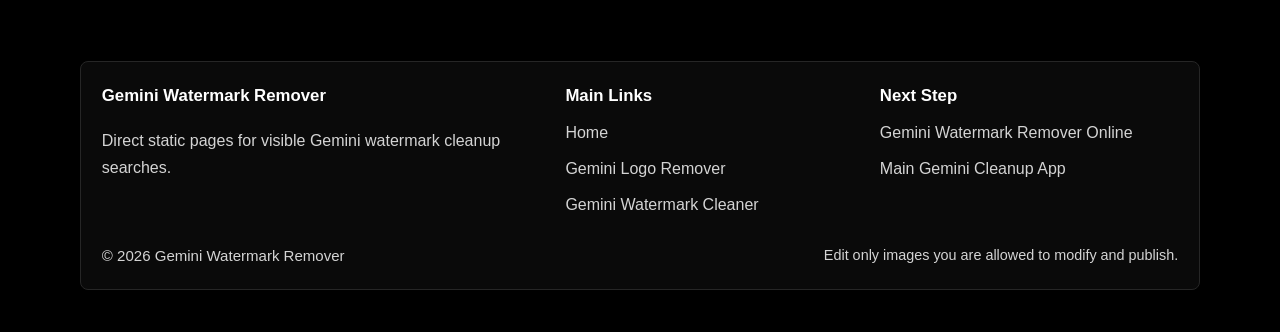
<file: remove-gemini-watermark.html>
<!DOCTYPE html>
<html lang="en">
  <head>
    <meta charset="UTF-8" />
    <meta name="viewport" content="width=device-width, initial-scale=1.0" />
    <title>Remove Gemini Watermark | Remove from Images Online</title>
    <meta
      name="description"
      content="Remove Gemini watermark from images with a simple upload preview, fast action flow, and a cleaner result path for visible watermark cleanup in the browser."
    />
    <link rel="canonical" href="https://gemini-watermarkremover.github.io/remove-gemini-watermark.html" />
    <meta name="robots" content="index,follow" />
    <meta property="og:type" content="article" />
    <meta property="og:title" content="Remove Gemini Watermark | Remove from Images Online" />
    <meta
      property="og:description"
      content="Remove Gemini watermark from images with a simple upload preview, fast action flow, and a cleaner result path for visible watermark cleanup in the browser."
    />
    <meta property="og:url" content="https://gemini-watermarkremover.github.io/remove-gemini-watermark.html" />
    <meta name="twitter:card" content="summary_large_image" />
    <link rel="stylesheet" href="/styles.css" />
    <!-- Privacy-friendly analytics by Plausible -->
    <script async src="https://plausible.io/js/pa-hWTTC4PNjMF7g9UPN5gqH.js"></script>
    <script>
      window.plausible = window.plausible || function () { (plausible.q = plausible.q || []).push(arguments); };
      plausible.init = plausible.init || function (i) { plausible.o = i || {}; };
      plausible.init();
    </script>
  </head>
  <body>
    <header class="site-header">
      <div class="container header-inner">
        <a class="brand" href="/">
          <span class="brand-mark"><img src="/favicon.png" alt="Gemini Watermark Remover logo" /></span>
          <span>Gemini Watermark Remover</span>
        </a>
        <nav class="site-nav" aria-label="Primary">
          <a href="/">Home</a>
          <details class="menu-group">
            <summary>Pages</summary>
            <div class="menu-panel">
              <a href="/remove-gemini-watermark.html">Remove Gemini Watermark</a>
              <a href="/gemini-logo-remover.html">Gemini Logo Remover</a>
              <a href="/gemini-watermark-cleaner.html">Gemini Watermark Cleaner</a>
              <a href="/gemini-watermark-remover-online.html">Gemini Watermark Remover Online</a>
            </div>
          </details>
          <a href="#faq">FAQ</a>
        </nav>
      </div>
    </header>

    <main>
      <section class="hero">
        <div class="container hero-grid">
          <div class="hero-copy">
            <span class="eyebrow">Direct action page for visible watermark cleanup</span>
            <h1>Remove Gemini Watermark</h1>
            <p>
              People use this phrase when they already have the image, can already see the visible watermark, and want the fastest route to remove it.
            </p>
            <p>
              If the task is immediate and action-based, this is the right page to start with. It keeps the flow short, shows the upload step, and points toward a cleaner result without extra detours.
            </p>
            <div class="hero-actions">
              <a class="button" href="https://www.aicovea.com/gemini-watermark-remover" target="_blank" rel="noopener">Try the Remove Flow</a>
              <a class="button-secondary" href="/gemini-watermark-remover-online.html">Open the Online Page</a>
            </div>
          </div>

          <aside class="tool-card" aria-label="Before and after Gemini watermark cleanup example">
            <div class="tool-card-top">
              <p class="tool-title">Before &amp; After</p>
              <span class="tool-badge">Example result</span>
            </div>
            <figure class="hero-banner">
              <img src="/assets/before-after.webp" alt="Before and after example showing a Gemini watermark cleanup result" />
            </figure>
          </aside>
        </div>
      </section>

      <section>
        <div class="container">
          <div class="section-head">
            <div>
              <h2>When people search remove Gemini watermark</h2>
              <p class="section-intro">
                This query usually appears when the user wants action, not a long explanation.
              </p>
            </div>
          </div>
          <div class="section-card text-block">
            <p>
              People search <strong>remove Gemini watermark</strong> when the job is already clear. They have the file. They can see the visible mark. They want the shortest path to a cleaner image.
            </p>
            <p>
              Many also type <strong>remove Gemini watermark from image</strong> because they are working with one specific file, not browsing generally. In that situation, they want an obvious upload step and a page that feels like a tool, not a broad article.
            </p>
            <p>
              Queries like <strong>how to remove Gemini watermark</strong> and <strong>erase Gemini watermark</strong> usually come from the same place. The user is comparing options and looking for the quickest workable flow.
            </p>
          </div>
        </div>
      </section>

      <section>
        <div class="container">
          <div class="section-head">
            <div>
              <h2>Remove Gemini watermark from image files</h2>
              <p class="section-intro">
                This phrase is one of the clearest signs of action-first search intent in the whole cluster.
              </p>
            </div>
          </div>
          <div class="section-card text-block">
            <p>
              When someone searches <strong>remove Gemini watermark from image</strong>, they usually already have the file open or saved. They are not comparing broad categories. They want the visible mark removed from one specific image as fast as possible.
            </p>
            <p>
              The same task often appears in searches like <strong>how to remove Gemini watermark</strong>. That wording sounds more exploratory, but the underlying need is still practical: find a clear upload step, confirm that the page matches the task, and move into the cleanup flow.
            </p>
            <p>
              Some users phrase it as <strong>erase Gemini watermark</strong> because they are thinking about the mark as something visible that should disappear before the image gets shared, reviewed, or dropped into a presentation. That is why this wording is so conversion-focused.
            </p>
          </div>
        </div>
      </section>

      <section>
        <div class="container">
          <div class="section-head">
            <div>
              <h2>How to remove a Gemini watermark</h2>
              <p class="section-intro">
                The page works best when the steps feel direct and easy to follow.
              </p>
            </div>
          </div>
          <div class="steps-grid">
            <article class="step">
              <span class="step-number">1</span>
              <h3>Upload the image</h3>
              <p>
                Start with the exact Gemini image that shows the visible watermark you want to remove.
              </p>
            </article>
            <article class="step">
              <span class="step-number">2</span>
              <h3>Focus on the marked area</h3>
              <p>
                This page is about removing the visible Gemini mark, not sending the user into a larger editing workflow first.
              </p>
            </article>
            <article class="step">
              <span class="step-number">3</span>
              <h3>Move to the clean result</h3>
              <p>
                Once the flow is clear, continue to the main cleanup path for the final processing step.
              </p>
            </article>
          </div>
        </div>
      </section>

      <section>
        <div class="container">
          <div class="section-head">
            <div>
              <h2>Use cases and related Gemini pages</h2>
              <p class="section-intro">
                The strongest related links are the ones that help the user refine the same cleanup task, not leave the topic.
              </p>
            </div>
          </div>
          <div class="case-grid">
            <article class="case-card">
              <p class="card-title">Presentation images</p>
              <p>
                People often want a cleaner slide image so the audience sees the concept instead of the visible mark.
              </p>
            </article>
            <article class="case-card">
              <p class="card-title">Draft assets for content</p>
              <p>
                A simple remove flow helps when a writer or marketer wants a cleaner draft image for a page, deck, or preview.
              </p>
            </article>
            <article class="case-card">
              <p class="card-title">Fast internal review</p>
              <p>
                Teams comparing image variations usually want fewer distractions before they comment on layout, framing, or messaging.
              </p>
            </article>
            <article class="case-card">
              <p class="card-title">Keep browsing this cluster</p>
              <p>
                Go back to the <a href="/">Gemini watermark remover home page</a>, open the <a href="/gemini-logo-remover.html">Gemini logo remover page</a>, check the <a href="/gemini-watermark-cleaner.html">Gemini watermark cleaner</a>, or use the <a href="/gemini-watermark-remover-online.html">online cleanup page</a>.
              </p>
            </article>
          </div>
        </div>
      </section>

      <section id="faq">
        <div class="container">
          <div class="section-head">
            <div>
              <h2>Remove Gemini watermark FAQ</h2>
              <p class="section-intro">
                These are the most natural follow-up questions after the main search.
              </p>
            </div>
          </div>
          <div class="faq-grid">
            <article class="faq-item">
              <h3>How do I remove a Gemini watermark from an image?</h3>
              <p>
                Start with the image you already have, focus on the visible mark, and continue through the cleanup flow to get to a cleaner result.
              </p>
            </article>
            <article class="faq-item">
              <h3>Is remove Gemini watermark the same as erase Gemini watermark?</h3>
              <p>
                Usually yes. They are two common ways people describe the same cleanup task.
              </p>
            </article>
            <article class="faq-item">
              <h3>Why do people search remove Gemini watermark from image?</h3>
              <p>
                That wording usually means the user already has one specific file and wants the quickest possible tool-like path.
              </p>
            </article>
            <article class="faq-item">
              <h3>Should I use the online Gemini page instead?</h3>
              <p>
                Use this page for direct action wording. If your priority is browser-first access, the <a href="/gemini-watermark-remover-online.html">online page</a> is the closest related option.
              </p>
            </article>
          </div>
        </div>
      </section>
    </main>

    <footer class="footer">
      <div class="container">
        <div class="footer-grid">
          <div class="footer-columns">
            <div>
              <p class="footer-title">Gemini Watermark Remover</p>
              <p class="footer-copy">
                Direct static pages for visible Gemini watermark cleanup searches.
              </p>
            </div>
            <div>
              <p class="footer-title">Main Links</p>
              <a href="/">Home</a>
              <a href="/gemini-logo-remover.html">Gemini Logo Remover</a>
              <a href="/gemini-watermark-cleaner.html">Gemini Watermark Cleaner</a>
            </div>
            <div>
              <p class="footer-title">Next Step</p>
              <a href="/gemini-watermark-remover-online.html">Gemini Watermark Remover Online</a>
              <a href="https://www.aicovea.com/gemini-watermark-remover" target="_blank" rel="noopener">Main Gemini Cleanup App</a>
            </div>
          </div>
          <div class="footer-bottom">
            <span>&copy; <span data-current-year></span> Gemini Watermark Remover</span>
            <span class="fine-print">Edit only images you are allowed to modify and publish.</span>
          </div>
        </div>
      </div>
    </footer>

    <script type="application/ld+json">
      {
        "@context": "https://schema.org",
        "@graph": [
          {
            "@type": "WebPage",
            "name": "Remove Gemini Watermark",
            "url": "https://gemini-watermarkremover.github.io/remove-gemini-watermark.html"
          },
          {
            "@type": "FAQPage",
            "mainEntity": [
              {
                "@type": "Question",
                "name": "How do I remove a Gemini watermark from an image?",
                "acceptedAnswer": {
                  "@type": "Answer",
                  "text": "Start with the image you already have, focus on the visible mark, and continue through the cleanup flow to get to a cleaner result."
                }
              },
              {
                "@type": "Question",
                "name": "Is remove Gemini watermark the same as erase Gemini watermark?",
                "acceptedAnswer": {
                  "@type": "Answer",
                  "text": "Usually yes. They are two common ways people describe the same cleanup task."
                }
              },
              {
                "@type": "Question",
                "name": "Why do people search remove Gemini watermark from image?",
                "acceptedAnswer": {
                  "@type": "Answer",
                  "text": "That wording usually means the user already has one specific file and wants the quickest possible tool-like path."
                }
              },
              {
                "@type": "Question",
                "name": "Should I use the online Gemini page instead?",
                "acceptedAnswer": {
                  "@type": "Answer",
                  "text": "Use this page for direct action wording. If browser-first access is the priority, the online page is the closest related option."
                }
              }
            ]
          }
        ]
      }
    </script>
    <script src="/script.js"></script>
  </body>
</html>
</file>
<file: styles.css>
:root {
  --bg: #000000;
  --surface: #0a0a0a;
  --surface-alt: #111111;
  --text: #ffffff;
  --muted: #d4d4d4;
  --line: #262626;
  --brand: #fbc024;
  --brand-strong: #fbc024;
  --accent: #fbc024;
  --shadow: 0 12px 30px rgba(0, 0, 0, 0.35);
  --radius: 8px;
  --radius-sm: 8px;
  --max: 1120px;
}

*,
*::before,
*::after {
  box-sizing: border-box;
}

html {
  scroll-behavior: smooth;
}

body {
  margin: 0;
  font-family: "Noto Sans Mono", ui-sans-serif, sans-serif, system-ui;
  color: var(--text);
  background: var(--bg);
  line-height: 1.7;
}

a {
  color: var(--brand);
  text-decoration: none;
}

a:hover,
a:focus-visible {
  text-decoration: underline;
}

img {
  max-width: 100%;
  display: block;
}

.container {
  width: min(calc(100% - 2rem), var(--max));
  margin: 0 auto;
}

.site-header {
  position: sticky;
  top: 0;
  z-index: 20;
  backdrop-filter: blur(10px);
  background: rgba(0, 0, 0, 0.92);
  border-bottom: 1px solid rgba(38, 38, 38, 0.9);
}

.header-inner {
  display: flex;
  align-items: center;
  justify-content: space-between;
  gap: 1.5rem;
  min-height: 74px;
}

.brand {
  display: inline-flex;
  align-items: center;
  gap: 0.8rem;
  font-weight: 700;
  color: var(--text);
}

.brand-mark {
  width: 40px;
  height: 40px;
  display: grid;
  place-items: center;
  border-radius: 8px;
  overflow: hidden;
  background: transparent;
  flex: 0 0 40px;
}

.brand-mark img {
  width: 100%;
  height: 100%;
  display: block;
  object-fit: cover;
}

.site-nav {
  display: flex;
  align-items: center;
  gap: 1.1rem;
  font-size: 0.98rem;
}

.site-nav > a,
.menu-group summary {
  color: var(--muted);
  font-weight: 600;
}

.menu-group {
  position: relative;
}

.menu-group summary {
  cursor: pointer;
  list-style: none;
}

.menu-group summary::-webkit-details-marker {
  display: none;
}

.menu-panel {
  position: absolute;
  right: 0;
  top: calc(100% + 0.75rem);
  min-width: 280px;
  padding: 0.9rem;
  border: 1px solid var(--line);
  border-radius: 8px;
  background: rgba(10, 10, 10, 0.98);
  box-shadow: var(--shadow);
}

.menu-panel a {
  display: block;
  padding: 0.55rem 0.4rem;
  border-radius: 10px;
}

.menu-panel a:hover,
.menu-panel a:focus-visible {
  background: var(--surface-alt);
  text-decoration: none;
}

.hero {
  padding: 4.8rem 0 3rem;
}

.hero-grid {
  display: grid;
  grid-template-columns: 1.2fr 0.95fr;
  gap: 2rem;
  align-items: center;
}

.eyebrow {
  display: inline-flex;
  align-items: center;
  gap: 0.5rem;
  margin-bottom: 1rem;
  padding: 0.42rem 0.82rem;
  border: 1px solid var(--line);
  border-radius: 999px;
  background: var(--surface-alt);
  color: var(--brand);
  font-size: 0.88rem;
  font-weight: 700;
}

h1,
h2,
h3 {
  margin: 0 0 1rem;
  line-height: 1.15;
  font-family: "Noto Sans Mono", ui-sans-serif, sans-serif, system-ui;
  letter-spacing: -0.02em;
}

h1 {
  font-size: clamp(2.5rem, 6vw, 4.5rem);
  max-width: 12ch;
}

h2 {
  font-size: clamp(1.8rem, 3vw, 2.5rem);
}

h3 {
  font-size: 1.15rem;
}

.hero-copy p,
.section-intro,
.faq-item p,
.text-block p,
.step p,
.case-card p,
.mini-card p,
.footer-copy,
.upload-note,
.link-grid p {
  color: var(--muted);
}

.hero-copy h1 {
  font-size: clamp(2rem, 4.5vw, 3.25rem);
  margin-bottom: 0.85rem;
  max-width: none;
}

.hero-copy p {
  font-size: 0.97rem;
  line-height: 1.65;
  color: rgba(212, 212, 212, 0.8);
  max-width: 62ch;
}

.hero-copy .hero-support-text {
  font-size: 0.82rem;
  line-height: 1.7;
  color: rgba(212, 212, 212, 0.56);
  max-width: 72ch;
}

.hero-actions {
  display: flex;
  flex-wrap: wrap;
  gap: 0.9rem;
  margin-top: 1.15rem;
}

.button,
.button-secondary,
.upload-label {
  display: inline-flex;
  align-items: center;
  justify-content: center;
  gap: 0.55rem;
  min-height: 50px;
  padding: 0.9rem 1.4rem;
  border-radius: 999px;
  font-weight: 700;
  border: none;
  cursor: pointer;
  transition: transform 0.15s ease, box-shadow 0.15s ease, background 0.15s ease;
}

.button {
  background: var(--brand);
  color: #000;
  box-shadow: 0 12px 24px rgba(251, 192, 36, 0.18);
}

.button:hover,
.button:focus-visible,
.upload-label:hover,
.upload-label:focus-visible {
  transform: translateY(-1px);
  text-decoration: none;
}

.button-secondary,
.upload-label {
  background: var(--surface);
  color: var(--text);
  border: 1px solid var(--line);
}

.hero-proof {
  display: flex;
  flex-wrap: wrap;
  gap: 0.75rem;
  margin-top: 1.4rem;
  padding: 0;
  list-style: none;
}

.hero-proof li {
  padding: 0;
  border-radius: 0;
  background: transparent;
  border: none;
  font-size: 0.82rem;
  color: rgba(212, 212, 212, 0.56);
  letter-spacing: 0.01em;
}

.tool-card,
.section-card,
.case-card,
.mini-card,
.faq-item,
.cta-strip,
.footer-grid {
  border: 1px solid var(--line);
  background: var(--surface);
  border-radius: var(--radius);
  box-shadow: var(--shadow);
}

.tool-card {
  padding: 1.4rem;
}

.tool-card-top {
  display: flex;
  align-items: center;
  justify-content: space-between;
  gap: 1rem;
  margin-bottom: 1rem;
}

.tool-title {
  margin: 0;
  font-size: 1.15rem;
  font-weight: 700;
  font-family: "Segoe UI", "Helvetica Neue", Arial, sans-serif;
  letter-spacing: 0;
}

.card-title,
.footer-title {
  margin: 0 0 0.5rem;
  font-size: 1.05rem;
  font-weight: 700;
  color: var(--text);
}

.tool-badge {
  padding: 0.35rem 0.7rem;
  border-radius: 999px;
  background: var(--surface-alt);
  color: var(--brand);
  font-size: 0.82rem;
  font-weight: 700;
}

.upload-box {
  display: grid;
  place-items: center;
  min-height: 240px;
  padding: 1.4rem;
  border: 1px dashed rgba(251, 192, 36, 0.45);
  border-radius: 8px;
  background: var(--surface-alt);
  text-align: center;
}

.upload-box strong {
  display: block;
  font-size: 1.12rem;
  margin-bottom: 0.4rem;
}

.upload-box input {
  position: absolute;
  width: 1px;
  height: 1px;
  opacity: 0;
  pointer-events: none;
}

.upload-file-name {
  margin: 0.9rem 0 0;
  font-size: 0.92rem;
  color: var(--brand);
  font-weight: 600;
}

.hero-banner {
  margin: 0;
  overflow: hidden;
  border: 1px solid var(--line);
  border-radius: 8px;
  background: var(--surface-alt);
}

.hero-banner img {
  width: 100%;
  height: auto;
  display: block;
}

main section {
  padding: 1.2rem 0 3.6rem;
}

.section-head {
  display: flex;
  justify-content: space-between;
  gap: 2rem;
  align-items: end;
  margin-bottom: 1.3rem;
}

.section-card {
  padding: 1.6rem;
}

.benefit-list,
.simple-list {
  margin: 1rem 0 0;
  padding-left: 1.2rem;
}

.benefit-list li,
.simple-list li {
  margin-bottom: 0.75rem;
}

.steps-grid,
.case-grid,
.link-grid,
.faq-grid,
.mini-grid,
.footer-columns {
  display: grid;
  gap: 1rem;
}

.steps-grid {
  grid-template-columns: repeat(3, minmax(0, 1fr));
  margin-top: 1.4rem;
}

.step,
.case-card,
.mini-card {
  padding: 1.3rem;
  border-radius: 8px;
  background: var(--surface-alt);
  border: 1px solid var(--line);
}

.step-number {
  display: inline-flex;
  align-items: center;
  justify-content: center;
  width: 34px;
  height: 34px;
  border-radius: 999px;
  background: var(--brand);
  color: #000;
  font-size: 0.9rem;
  font-weight: 700;
  margin-bottom: 0.9rem;
}

.case-grid,
.mini-grid {
  grid-template-columns: repeat(2, minmax(0, 1fr));
  margin-top: 1.4rem;
}

.link-grid {
  grid-template-columns: repeat(2, minmax(0, 1fr));
  margin-top: 1.4rem;
}

.link-grid a,
.mini-card a {
  font-weight: 700;
}

.faq-grid {
  margin-top: 1.4rem;
}

.faq-item {
  padding: 1.2rem 1.3rem;
}

.faq-item h3 {
  margin-bottom: 0.45rem;
}

.cta-strip {
  margin: 1.8rem 0 0;
  padding: 1.4rem;
  display: flex;
  align-items: center;
  justify-content: space-between;
  gap: 1rem;
}

.footer {
  padding: 1.4rem 0 2.6rem;
}

.footer-grid {
  padding: 1.3rem;
}

.footer-columns {
  grid-template-columns: 1.5fr 1fr 1fr;
}

.footer-columns h3 {
  margin-bottom: 0.45rem;
  font-size: 1rem;
  font-family: "Noto Sans Mono", ui-sans-serif, sans-serif, system-ui;
  letter-spacing: 0;
}

.footer-columns a {
  display: block;
  margin-bottom: 0.55rem;
  color: var(--muted);
}

.footer-bottom {
  display: flex;
  justify-content: space-between;
  gap: 1rem;
  align-items: center;
  margin-top: 1rem;
  color: var(--muted);
  font-size: 0.94rem;
}

.fine-print {
  font-size: 0.9rem;
  color: var(--muted);
}

@media (max-width: 920px) {
  .hero-grid,
  .steps-grid,
  .case-grid,
  .link-grid,
  .mini-grid,
  .footer-columns {
    grid-template-columns: 1fr;
  }

  .section-head,
  .cta-strip,
  .footer-bottom {
    flex-direction: column;
    align-items: flex-start;
  }
}

@media (max-width: 720px) {
  .header-inner {
    flex-direction: column;
    align-items: flex-start;
    justify-content: center;
    padding: 0.85rem 0;
  }

  .site-nav {
    flex-wrap: wrap;
  }

  .hero {
    padding-top: 3.5rem;
  }

  h1 {
    max-width: 14ch;
  }

  .hero-copy h1 {
    white-space: normal;
  }
}

@media (min-width: 721px) {
  .hero-copy h1 {
    white-space: nowrap;
  }
}
</file>
